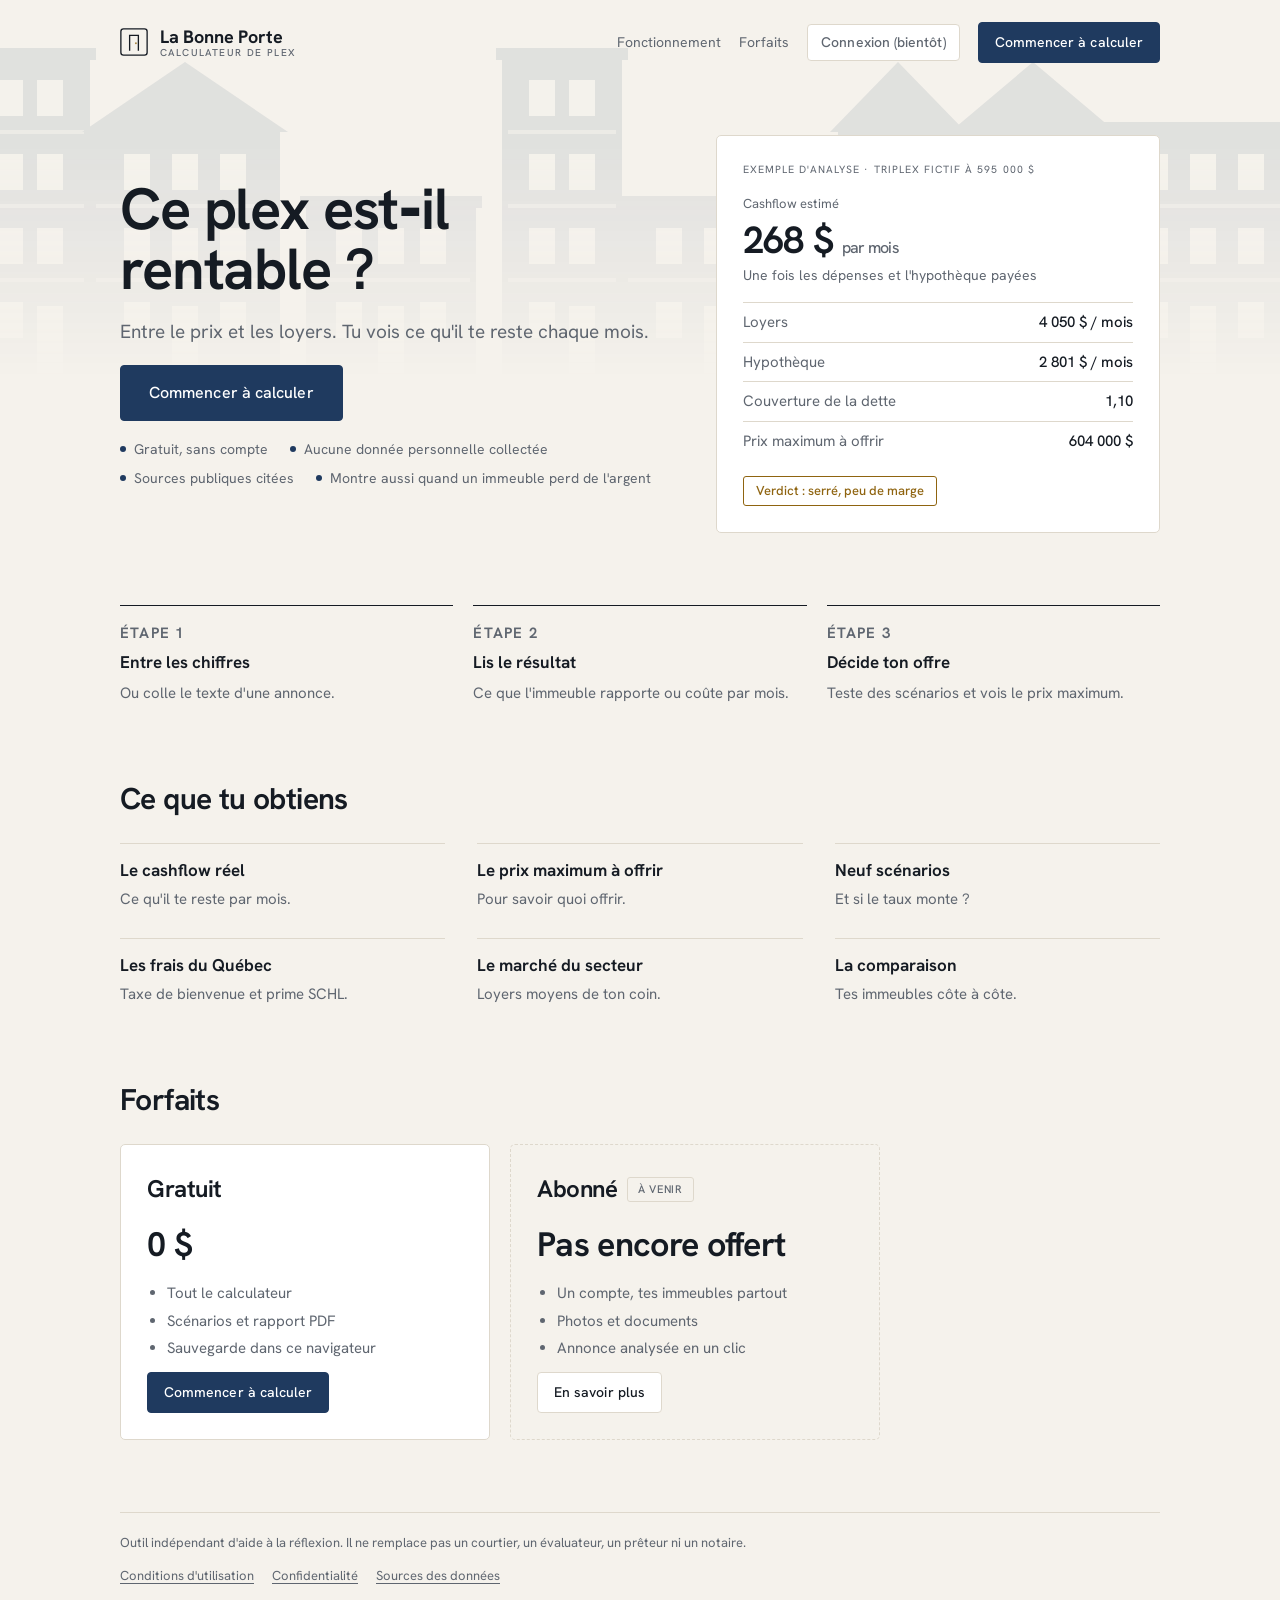
<file: index.html>
<!doctype html>
<html lang="fr-CA">
<head>
<meta charset="utf-8">
<meta name="viewport" content="width=device-width, initial-scale=1, viewport-fit=cover">
<title>La Bonne Porte — calculateur de plex</title>
<meta name="description" content="Analyse la rentabilité d'un duplex, triplex ou multiplex au Québec : cashflow, couverture de la dette, taxe de bienvenue, prime SCHL, scénarios et prix maximum à offrir.">
<meta name="color-scheme" content="light dark">
<link rel="icon" href="data:image/svg+xml,%3Csvg xmlns='http://www.w3.org/2000/svg' viewBox='0 0 32 32'%3E%3Crect width='32' height='32' rx='4' fill='%231f3a5f'/%3E%3Cpath d='M11 26V8.5h10V26' fill='none' stroke='%23fff' stroke-width='2'/%3E%3C/svg%3E">
<link rel="preload" href="fonts/hanken-grotesk.woff2" as="font" type="font/woff2" crossorigin>
<link rel="stylesheet" href="style.css?v=25">
<script>document.documentElement.classList.add("porte")</script>
</head>
<body class="home">
<div class="seuil" id="seuil" aria-hidden="true">
  <svg class="seuil-scene" viewBox="0 0 1600 1000" preserveAspectRatio="xMidYMid slice">
    <defs><mask id="trou"><rect width="1600" height="1000" fill="#fff"/><rect x="730" y="392" width="140" height="258" fill="#000"/></mask></defs>
    <g mask="url(#trou)">
      <rect class="fond" width="1600" height="1000"/>
      <path class="t" pathLength="1" d="M140 650H1460"/>
      <path class="t d2" pathLength="1" d="M520 650V352H1080V650"/>
      <path class="t d2" pathLength="1" d="M470 352 800 140 1130 352Z"/>
      <path class="t d3" pathLength="1" d="M965 246V178H1015V278"/>
      <circle class="t d3" pathLength="1" cx="800" cy="262" r="26"/>
      <path class="t d4 fin" pathLength="1" d="M774 262H826M800 236V288"/>
      <rect class="t d3" pathLength="1" x="568" y="420" width="112" height="132"/>
      <rect class="t d3" pathLength="1" x="920" y="420" width="112" height="132"/>
      <path class="t d4 fin" pathLength="1" d="M624 420V552M568 486H680M976 420V552M920 486H1032"/>
      <path class="t d2" pathLength="1" d="M714 650V376H886V650"/>
      <path class="t d3" pathLength="1" d="M700 376 800 330 900 376"/>
      <path class="t d4" pathLength="1" d="M690 668H910M670 686H930"/>
      <path class="t d4 fin" pathLength="1" d="M690 686 604 1000M910 686 996 1000"/>
      <path class="t d4 fin" pathLength="1" d="M440 700H470M440 352H470M455 352V700M520 720V750M1080 720V750M520 735H1080"/>
    </g>
    <g class="seuil-battant" id="battant">
      <polygon class="p" id="bt-p" points="730,392 870,392 870,650 730,650"/>
      <polygon class="c" id="bt-c1" points="748,412 852,412 852,504 748,504"/>
      <polygon class="c" id="bt-c2" points="748,524 852,524 852,628 748,628"/>
      <circle class="k" id="bt-k" cx="852" cy="522" r="4.5"/>
    </g>
  </svg>
  <p class="seuil-titre">La Bonne Porte<span>Calculateur de plex</span></p>
  <p class="seuil-note">Entrer</p>
</div>
<div class="lp">
  <svg class="lp-banner" viewBox="0 0 1600 400" preserveAspectRatio="xMidYMax slice" aria-hidden="true"><rect x="-20" y="132" width="150" height="248" class="b"/><rect x="-26" y="122" width="162" height="12" class="b"/><rect x="4" y="154" width="26" height="36" class="w"/><rect x="42" y="154" width="26" height="36" class="w"/><rect x="80" y="154" width="26" height="36" class="w"/><rect x="-14" y="204" width="138" height="4" class="w" opacity=".6"/><rect x="4" y="228" width="26" height="36" class="w"/><rect x="42" y="228" width="26" height="36" class="w"/><rect x="80" y="228" width="26" height="36" class="w"/><rect x="-14" y="278" width="138" height="4" class="w" opacity=".6"/><rect x="4" y="302" width="26" height="36" class="w"/><rect x="42" y="306" width="26" height="74" class="w"/><rect x="80" y="302" width="26" height="36" class="w"/><rect x="130" y="58" width="120" height="322" class="b"/><rect x="124" y="48" width="132" height="12" class="b"/><rect x="157" y="80" width="26" height="36" class="w"/><rect x="197" y="80" width="26" height="36" class="w"/><rect x="136" y="130" width="108" height="4" class="w" opacity=".6"/><rect x="157" y="154" width="26" height="36" class="w"/><rect x="197" y="154" width="26" height="36" class="w"/><rect x="136" y="204" width="108" height="4" class="w" opacity=".6"/><rect x="157" y="228" width="26" height="36" class="w"/><rect x="197" y="228" width="26" height="36" class="w"/><rect x="136" y="278" width="108" height="4" class="w" opacity=".6"/><rect x="157" y="302" width="26" height="36" class="w"/><rect x="197" y="306" width="26" height="74" class="w"/><rect x="250" y="132" width="190" height="248" class="b"/><polygon points="242,132 345.0,62 448,132" class="b"/><rect x="284" y="154" width="26" height="36" class="w"/><rect x="332" y="154" width="26" height="36" class="w"/><rect x="380" y="154" width="26" height="36" class="w"/><rect x="256" y="204" width="178" height="4" class="w" opacity=".6"/><rect x="284" y="228" width="26" height="36" class="w"/><rect x="332" y="228" width="26" height="36" class="w"/><rect x="380" y="228" width="26" height="36" class="w"/><rect x="256" y="278" width="178" height="4" class="w" opacity=".6"/><rect x="284" y="302" width="26" height="36" class="w"/><rect x="332" y="306" width="26" height="74" class="w"/><rect x="380" y="302" width="26" height="36" class="w"/><rect x="466" y="206" width="170" height="174" class="b"/><rect x="460" y="196" width="182" height="12" class="b"/><rect x="496" y="228" width="26" height="36" class="w"/><rect x="538" y="228" width="26" height="36" class="w"/><rect x="580" y="228" width="26" height="36" class="w"/><rect x="472" y="278" width="158" height="4" class="w" opacity=".6"/><rect x="496" y="302" width="26" height="36" class="w"/><rect x="538" y="306" width="26" height="74" class="w"/><rect x="580" y="302" width="26" height="36" class="w"/><rect x="662" y="58" width="120" height="322" class="b"/><rect x="656" y="48" width="132" height="12" class="b"/><rect x="689" y="80" width="26" height="36" class="w"/><rect x="729" y="80" width="26" height="36" class="w"/><rect x="668" y="130" width="108" height="4" class="w" opacity=".6"/><rect x="689" y="154" width="26" height="36" class="w"/><rect x="729" y="154" width="26" height="36" class="w"/><rect x="668" y="204" width="108" height="4" class="w" opacity=".6"/><rect x="689" y="228" width="26" height="36" class="w"/><rect x="729" y="228" width="26" height="36" class="w"/><rect x="668" y="278" width="108" height="4" class="w" opacity=".6"/><rect x="689" y="302" width="26" height="36" class="w"/><rect x="729" y="306" width="26" height="74" class="w"/><rect x="782" y="206" width="190" height="174" class="b"/><rect x="776" y="196" width="202" height="12" class="b"/><rect x="816" y="228" width="26" height="36" class="w"/><rect x="864" y="228" width="26" height="36" class="w"/><rect x="912" y="228" width="26" height="36" class="w"/><rect x="788" y="278" width="178" height="4" class="w" opacity=".6"/><rect x="816" y="302" width="26" height="36" class="w"/><rect x="864" y="306" width="26" height="74" class="w"/><rect x="912" y="302" width="26" height="36" class="w"/><rect x="998" y="132" width="120" height="248" class="b"/><polygon points="990,132 1058.0,62 1126,132" class="b"/><rect x="1025" y="154" width="26" height="36" class="w"/><rect x="1065" y="154" width="26" height="36" class="w"/><rect x="1004" y="204" width="108" height="4" class="w" opacity=".6"/><rect x="1025" y="228" width="26" height="36" class="w"/><rect x="1065" y="228" width="26" height="36" class="w"/><rect x="1004" y="278" width="108" height="4" class="w" opacity=".6"/><rect x="1025" y="302" width="26" height="36" class="w"/><rect x="1065" y="306" width="26" height="74" class="w"/><rect x="1118" y="132" width="150" height="248" class="b"/><polygon points="1110,132 1193.0,62 1276,132" class="b"/><rect x="1142" y="154" width="26" height="36" class="w"/><rect x="1180" y="154" width="26" height="36" class="w"/><rect x="1218" y="154" width="26" height="36" class="w"/><rect x="1124" y="204" width="138" height="4" class="w" opacity=".6"/><rect x="1142" y="228" width="26" height="36" class="w"/><rect x="1180" y="228" width="26" height="36" class="w"/><rect x="1218" y="228" width="26" height="36" class="w"/><rect x="1124" y="278" width="138" height="4" class="w" opacity=".6"/><rect x="1142" y="302" width="26" height="36" class="w"/><rect x="1180" y="306" width="26" height="74" class="w"/><rect x="1218" y="302" width="26" height="36" class="w"/><rect x="1268" y="132" width="190" height="248" class="b"/><rect x="1262" y="122" width="202" height="12" class="b"/><rect x="1302" y="154" width="26" height="36" class="w"/><rect x="1350" y="154" width="26" height="36" class="w"/><rect x="1398" y="154" width="26" height="36" class="w"/><rect x="1274" y="204" width="178" height="4" class="w" opacity=".6"/><rect x="1302" y="228" width="26" height="36" class="w"/><rect x="1350" y="228" width="26" height="36" class="w"/><rect x="1398" y="228" width="26" height="36" class="w"/><rect x="1274" y="278" width="178" height="4" class="w" opacity=".6"/><rect x="1302" y="302" width="26" height="36" class="w"/><rect x="1350" y="306" width="26" height="74" class="w"/><rect x="1398" y="302" width="26" height="36" class="w"/><rect x="1458" y="58" width="120" height="322" class="b"/><rect x="1452" y="48" width="132" height="12" class="b"/><rect x="1485" y="80" width="26" height="36" class="w"/><rect x="1525" y="80" width="26" height="36" class="w"/><rect x="1464" y="130" width="108" height="4" class="w" opacity=".6"/><rect x="1485" y="154" width="26" height="36" class="w"/><rect x="1525" y="154" width="26" height="36" class="w"/><rect x="1464" y="204" width="108" height="4" class="w" opacity=".6"/><rect x="1485" y="228" width="26" height="36" class="w"/><rect x="1525" y="228" width="26" height="36" class="w"/><rect x="1464" y="278" width="108" height="4" class="w" opacity=".6"/><rect x="1485" y="302" width="26" height="36" class="w"/><rect x="1525" y="306" width="26" height="74" class="w"/><rect x="1578" y="206" width="150" height="174" class="b"/><rect x="1572" y="196" width="162" height="12" class="b"/><rect x="1602" y="228" width="26" height="36" class="w"/><rect x="1640" y="228" width="26" height="36" class="w"/><rect x="1678" y="228" width="26" height="36" class="w"/><rect x="1584" y="278" width="138" height="4" class="w" opacity=".6"/><rect x="1602" y="302" width="26" height="36" class="w"/><rect x="1640" y="306" width="26" height="74" class="w"/><rect x="1678" y="302" width="26" height="36" class="w"/><rect x="0" y="380" width="1600" height="20" class="b"/></svg>
  <nav class="lp-nav">
    <a class="lp-logo" href="index.html"><svg viewBox="0 0 32 32" width="28" height="28" aria-hidden="true"><rect x="1" y="1" width="30" height="30" rx="3" fill="none" stroke="var(--ink)" stroke-width="1.5"/><path d="M11 26V8.5h10V26" fill="none" stroke="var(--ink)" stroke-width="1.5"/><circle cx="18.2" cy="17.5" r="1.1" fill="var(--glow)"/></svg><span class="lp-name">La Bonne Porte<small>Calculateur de plex</small></span></a>
    <div class="lp-links">
      <a href="#fonctionnement">Fonctionnement</a>
      <a href="#forfaits">Forfaits</a>
      <button type="button" data-soon="connexion">Connexion (bientôt)</button>
      <a class="btn primary" href="calculateur.html">Commencer à calculer</a>
    </div>
  </nav>

  <header class="lp-hero">
    <div class="lp-hero-txt">
      <h1>Ce plex est&#8209;il rentable&nbsp;?</h1>
      <p class="lp-lede">Entre le prix et les loyers. Tu vois ce qu'il te reste chaque mois.</p>
      <div class="lp-cta">
        <a class="btn primary big" href="calculateur.html">Commencer à calculer</a>
        <ul class="lp-trust">
          <li>Gratuit, sans compte</li>
          <li>Aucune donnée personnelle collectée</li>
          <li>Sources publiques citées</li>
          <li>Montre aussi quand un immeuble perd de l'argent</li>
        </ul>
      </div>
    </div>
    <figure class="lp-card" aria-label="Exemple de résultat">
      <figcaption>Exemple d'analyse · triplex fictif à 595 000 $</figcaption>
      <p class="lp-card-lbl">Cashflow estimé</p>
      <p class="lp-card-big">268 $ <small>par mois</small></p>
      <p class="lp-card-sub">Une fois les dépenses et l'hypothèque payées</p>
      <dl>
        <div><dt>Loyers</dt><dd>4 050 $ / mois</dd></div>
        <div><dt>Hypothèque</dt><dd>2 801 $ / mois</dd></div>
        <div><dt>Couverture de la dette</dt><dd>1,10</dd></div>
        <div><dt>Prix maximum à offrir</dt><dd>604 000 $</dd></div>
      </dl>
      <p class="lp-card-verdict">Verdict : serré, peu de marge</p>
    </figure>
  </header>

  <section class="lp-sec" id="fonctionnement">
    <ol class="lp-steps">
      <li><strong>Entre les chiffres</strong><span>Ou colle le texte d'une annonce.</span></li>
      <li><strong>Lis le résultat</strong><span>Ce que l'immeuble rapporte ou coûte par mois.</span></li>
      <li><strong>Décide ton offre</strong><span>Teste des scénarios et vois le prix maximum.</span></li>
    </ol>
  </section>

  <section class="lp-sec">
    <h2>Ce que tu obtiens</h2>
    <ul class="lp-feats">
      <li><strong>Le cashflow réel</strong><span>Ce qu'il te reste par mois.</span></li>
      <li><strong>Le prix maximum à offrir</strong><span>Pour savoir quoi offrir.</span></li>
      <li><strong>Neuf scénarios</strong><span>Et si le taux monte ?</span></li>
      <li><strong>Les frais du Québec</strong><span>Taxe de bienvenue et prime SCHL.</span></li>
      <li><strong>Le marché du secteur</strong><span>Loyers moyens de ton coin.</span></li>
      <li><strong>La comparaison</strong><span>Tes immeubles côte à côte.</span></li>
    </ul>
  </section>

  <section class="lp-sec" id="forfaits">
    <h2>Forfaits</h2>
    <div class="lp-plans">
      <article class="lp-plan">
        <h3>Gratuit</h3>
        <p class="lp-price">0 $</p>
        <ul>
          <li>Tout le calculateur</li>
          <li>Scénarios et rapport PDF</li>
          <li>Sauvegarde dans ce navigateur</li>
        </ul>
        <a class="btn primary" href="calculateur.html">Commencer à calculer</a>
      </article>
      <article class="lp-plan soon">
        <h3>Abonné <span class="lp-tag">À venir</span></h3>
        <p class="lp-price">Pas encore offert</p>
        <ul>
          <li>Un compte, tes immeubles partout</li>
          <li>Photos et documents</li>
          <li>Annonce analysée en un clic</li>
        </ul>
        <button type="button" class="btn" data-soon="abonnement">En savoir plus</button>
      </article>
    </div>
  </section>

  <footer class="lp-foot">
    <span>Outil indépendant d'aide à la réflexion. Il ne remplace pas un courtier, un évaluateur, un prêteur ni un notaire.</span>
    <nav class="foot-links" aria-label="Informations légales"><a href="conditions.html">Conditions d'utilisation</a><a href="confidentialite.html">Confidentialité</a><a href="sources.html">Sources des données</a></nav>
  </footer>
</div>

<dialog id="soon" class="lp-dialog">
  <h2 id="soonT">Bientôt</h2>
  <p id="soonP"></p>
  <div class="lp-dialog-act">
    <a class="btn primary" href="calculateur.html">Utiliser le calculateur gratuit</a>
    <button type="button" class="btn" id="soonX">Fermer</button>
  </div>
</dialog>

<script src="landing.js?v=25" defer></script>
</body>
</html>
</file>
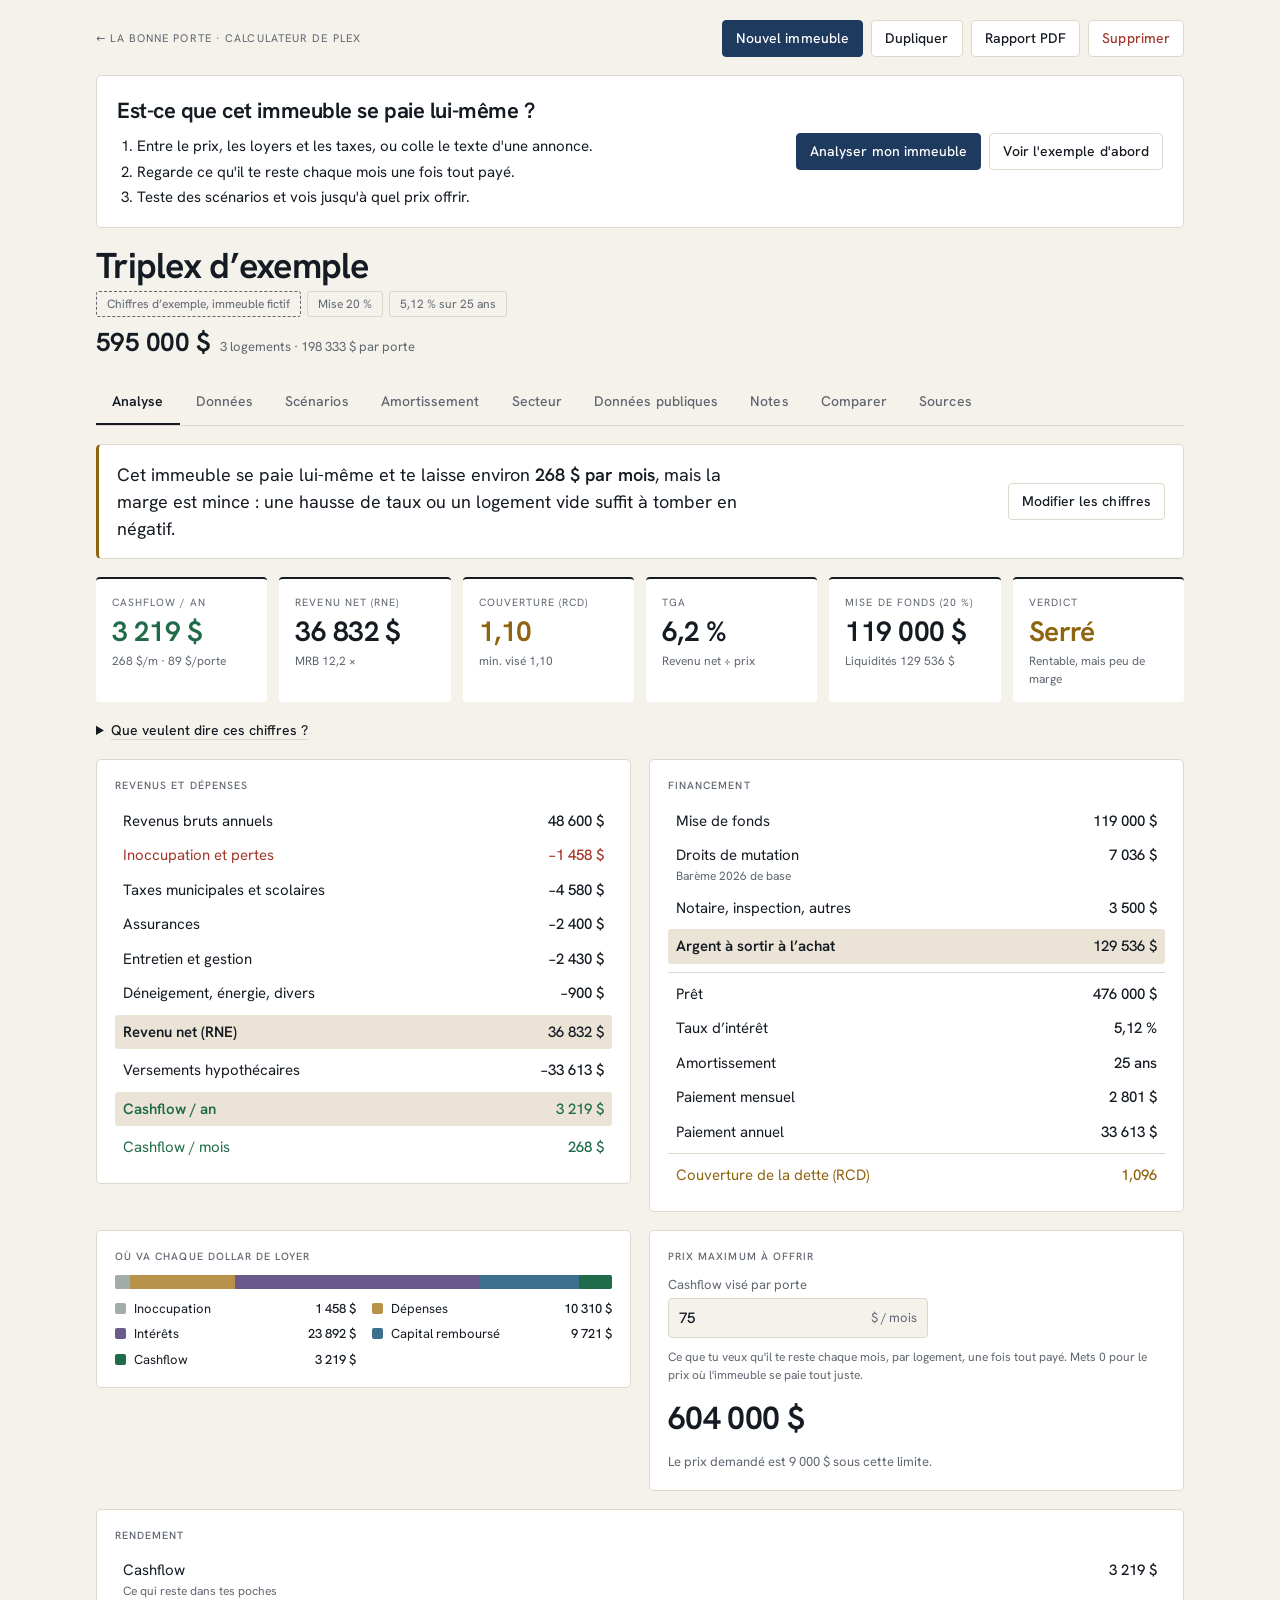
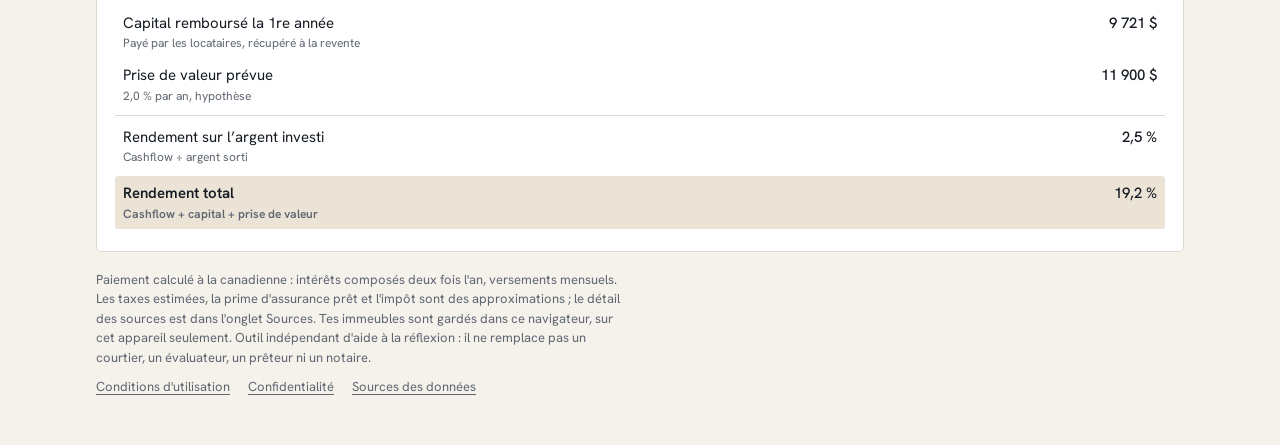
<file: calculateur.html>
<!doctype html>
<html lang="fr-CA">
<head>
<meta charset="utf-8">
<meta name="viewport" content="width=device-width, initial-scale=1, viewport-fit=cover">
<title>Calculer un immeuble — La Bonne Porte</title>
<meta name="description" content="Analyse la rentabilité d'un duplex, triplex ou multiplex au Québec : cashflow, couverture de la dette, taxe de bienvenue, prime SCHL, scénarios et prix maximum à offrir.">
<meta name="color-scheme" content="light dark">
<link rel="icon" href="data:image/svg+xml,%3Csvg xmlns='http://www.w3.org/2000/svg' viewBox='0 0 32 32'%3E%3Crect width='32' height='32' rx='4' fill='%231f3a5f'/%3E%3Cpath d='M11 26V8.5h10V26' fill='none' stroke='%23fff' stroke-width='2'/%3E%3C/svg%3E">
<link rel="preload" href="fonts/hanken-grotesk.woff2" as="font" type="font/woff2" crossorigin>
<link rel="stylesheet" href="style.css?v=25">
</head>
<body>
<div class="wrap">
  <div class="top">
    <a class="brand" href="index.html" title="Retour à l'accueil">← La Bonne Porte · Calculateur de plex</a>
    <div class="actions">
      <button type="button" id="bNew" class="primary">Nouvel immeuble</button>
      <button type="button" id="bCopy">Dupliquer</button>
      <button type="button" id="bRep">Rapport PDF</button>
      <button type="button" id="bDel" class="danger">Supprimer</button>
    </div>
  </div>

  <section class="intro" id="intro" hidden>
    <div class="intro-txt">
      <strong>Est-ce que cet immeuble se paie lui-même ?</strong>
      <ol>
        <li>Entre le prix, les loyers et les taxes, ou colle le texte d'une annonce.</li>
        <li>Regarde ce qu'il te reste chaque mois une fois tout payé.</li>
        <li>Teste des scénarios et vois jusqu'à quel prix offrir.</li>
      </ol>
    </div>
    <div class="intro-act">
      <button type="button" id="bStart" class="primary">Analyser mon immeuble</button>
      <button type="button" id="bIntroX">Voir l'exemple d'abord</button>
    </div>
  </section>

  <header class="head">
    <h1 id="hName">–</h1>
    <div class="chips" id="hChips"></div>
    <div class="price"><b id="hPrix">–</b><span id="hMeta"></span><a id="hMap" target="_blank" rel="noopener">Voir sur la carte</a></div>
  </header>

  <div class="tabs" role="tablist">
    <button type="button" role="tab" data-tab="analyse" aria-selected="true">Analyse</button>
    <button type="button" role="tab" data-tab="donnees" aria-selected="false">Données</button>
    <button type="button" role="tab" data-tab="scenarios" aria-selected="false">Scénarios</button>
    <button type="button" role="tab" data-tab="amort" aria-selected="false">Amortissement</button>
    <button type="button" role="tab" data-tab="secteur" aria-selected="false">Secteur</button>
    <button type="button" role="tab" data-tab="publiques" aria-selected="false">Données publiques</button>
    <button type="button" role="tab" data-tab="notes" aria-selected="false">Notes</button>
    <button type="button" role="tab" data-tab="comparer" aria-selected="false">Comparer</button>
    <button type="button" role="tab" data-tab="sources" aria-selected="false">Sources</button>
  </div>

  <section class="panel" id="p-analyse" aria-live="polite">
    <div class="resume" id="resume"></div>
    <div class="alertes" id="alertes" hidden></div>
    <div class="tiles" id="tiles"></div>
    <details class="lex">
      <summary>Que veulent dire ces chiffres ?</summary>
      <dl>
        <dt>Cashflow</dt><dd>Ce qu'il te reste dans les poches une fois les dépenses et l'hypothèque payées. Négatif : tu dois en remettre chaque mois.</dd>
        <dt>Revenu net (RNE)</dt><dd>Les loyers moins l'inoccupation et les dépenses, avant l'hypothèque. C'est ce que l'immeuble gagne par lui-même.</dd>
        <dt>MRB</dt><dd>Le prix divisé par les loyers bruts d'une année. Plus le chiffre est bas, moins tu paies cher pour chaque dollar de loyer.</dd>
        <dt>Couverture (RCD)</dt><dd>Le revenu net divisé par les versements hypothécaires. À 1,00, l'immeuble paie tout juste sa dette. Les prêteurs demandent souvent 1,10 et plus.</dd>
        <dt>TGA</dt><dd>Le revenu net divisé par le prix. C'est le rendement de l'immeuble si tu le payais comptant.</dd>
        <dt>Liquidités</dt><dd>Tout l'argent à sortir à l'achat : mise de fonds, taxe de bienvenue, notaire et autres frais.</dd>
      </dl>
    </details>
    <div class="cols">
      <div class="card"><h2>Revenus et dépenses</h2><div class="rows" id="rev"></div></div>
      <div class="card"><h2>Financement</h2><div class="rows" id="fin"></div></div>
    </div>
    <div class="cols">
      <div class="card">
        <h2>Où va chaque dollar de loyer</h2>
        <div class="bar" id="bar"></div>
        <div class="legend" id="legend"></div>
      </div>
      <div class="card">
        <h2>Prix maximum à offrir</h2>
        <div class="f" style="max-width:260px"><label for="cible">Cashflow visé par porte</label><div class="in"><input id="cible" type="number" inputmode="decimal" step="10"><span>$ / mois</span></div></div>
        <span class="hint">Ce que tu veux qu'il te reste chaque mois, par logement, une fois tout payé. Mets 0 pour le prix où l'immeuble se paie tout juste.</span>
        <div class="maxv" id="pmax">–</div>
        <div class="sub" id="pmaxNote"></div>
      </div>
    </div>
    <div class="card"><h2>Rendement</h2><div class="rows" id="rend"></div></div>
  </section>

  <section class="panel" id="p-donnees" hidden>
    <form id="form" autocomplete="off">
      <fieldset>
        <legend>Partir d'une annonce</legend>
        <div class="f wide">
          <ol class="steps">
            <li>Ouvre l'annonce sur le site où elle est publiée et affiche ses détails financiers (taxes, dépenses).</li>
            <li>Sélectionne tout le texte de la page et copie-le (Cmd+A, Cmd+C sur Mac ; Ctrl+A, Ctrl+C sur PC).</li>
            <li>Colle-le dans la case : les champs se remplissent tout seuls.</li>
          </ol>
          <label for="paste">Texte de l'annonce</label>
          <textarea id="paste" placeholder="Ex. : Triplex à vendre… Prix demandé 595 000 $… Revenus bruts potentiels 48 600 $… Taxes municipales (2026) 4 200 $…"></textarea>
        </div>
        <div class="f wide" style="flex-direction:row;flex-wrap:wrap;align-items:center;gap:12px">
          <button type="button" id="bParse" class="primary">Remplir les champs</button>
          <span class="sub" id="parseMsg">L'outil repère le prix, les logements, les revenus et les taxes. Vérifie toujours les chiffres remplis.</span>
        </div>
      </fieldset>

      <fieldset>
        <legend>Immeuble</legend>
        <div class="f half"><label for="nom">Nom ou adresse</label><div class="in"><input id="nom" type="text" maxlength="80"></div></div>
        <div class="f half"><label for="ville">Ville ou secteur</label><div class="in"><select id="ville"></select></div></div>
        <div class="f"><label for="prix">Prix d'achat</label><div class="in"><input id="prix" type="number" inputmode="decimal" min="0" step="1000"><span>$</span></div></div>
        <div class="f"><label for="portes">Logements</label><div class="in"><input id="portes" type="number" inputmode="numeric" min="1" step="1"><span>portes</span></div></div>
        <div class="f"><label for="frais">Notaire, inspection, autres</label><div class="in"><input id="frais" type="number" inputmode="decimal" min="0" step="100"><span>$</span></div></div>
        <div class="f"><label for="evalm">Évaluation municipale</label><div class="in"><input id="evalm" type="number" inputmode="decimal" min="0" step="1000"><span>$</span></div><span class="hint">Terrain et bâtiment, selon le rôle</span></div>
        <div class="f"><label for="vprix">Dernier prix payé par le vendeur</label><div class="in"><input id="vprix" type="number" inputmode="decimal" min="0" step="1000"><span>$</span></div><span class="hint">Selon l’acte de vente au Registre foncier</span></div>
        <div class="f"><label for="van">Année de cet achat</label><div class="in"><input id="van" type="number" inputmode="numeric" min="1900" max="2100" step="1"></div></div>
        <div class="f"><label for="app">Prise de valeur prévue</label><div class="in"><input id="app" type="number" inputmode="decimal" step="0.5"><span>% / an</span></div><span class="hint">Hypothèse, jamais garantie</span></div>
        <div class="f"><label for="imp">Ton taux d'impôt marginal</label><div class="in"><input id="imp" type="number" inputmode="decimal" min="0" max="60" step="1"><span>%</span></div><span class="hint">0 pour ignorer l'impôt</span></div>
      </fieldset>

      <fieldset>
        <legend>Financement</legend>
        <div class="f wide"><label for="typ">Type de prêt, pour la prime de la SCHL</label><div class="in"><select id="typ">
          <option value="0">1 à 4 logements, j'habite l'immeuble</option>
          <option value="1">2 à 4 logements, je ne l'habite pas</option>
          <option value="2">5 logements et plus, prêt ordinaire</option>
          <option value="3">5 logements et plus, APH Select 50 points</option>
          <option value="4">5 logements et plus, APH Select 70 points</option>
          <option value="5">5 logements et plus, APH Select 100 points</option>
        </select></div><span class="hint" id="primeMsg">Choisis le type, puis clique sur « Calculer selon la grille SCHL » sous la prime.</span></div>
        <div class="f"><label for="mise">Mise de fonds</label><div class="in"><input id="mise" type="number" inputmode="decimal" min="0" max="100" step="1"><span>%</span></div></div>
        <div class="f"><label for="prime">Prime d'assurance prêt</label><div class="in"><input id="prime" type="number" inputmode="decimal" min="0" step="0.1"><span>% du prêt</span></div><span class="hint">S'ajoute au prêt. <button type="button" id="bPrime" style="padding:2px 8px;font-size:12px">Calculer selon la grille SCHL</button></span></div>
        <div class="f"><label for="taux">Taux hypothécaire</label><div class="in"><input id="taux" type="number" inputmode="decimal" min="0" step="0.01"><span>%</span></div><span class="hint">5 ans fixe sans assurance prêt : environ 5,12 % au 7 oct. 2026</span></div>
        <div class="f"><label for="amort">Amortissement</label><div class="in"><input id="amort" type="number" inputmode="decimal" min="1" max="50" step="1"><span>ans</span></div></div>
      </fieldset>

      <fieldset>
        <legend>Revenus</legend>
        <div class="f"><label for="loyers">Total des loyers</label><div class="in"><input id="loyers" type="number" inputmode="decimal" min="0" step="10"><span>$ / mois</span></div></div>
        <div class="f"><label for="autres">Autres revenus</label><div class="in"><input id="autres" type="number" inputmode="decimal" min="0" step="10"><span>$ / mois</span></div></div>
        <div class="f half"><label for="vac">Inoccupation et mauvaises créances</label><div class="in"><input id="vac" type="number" inputmode="decimal" min="0" max="100" step="0.5"><span>%</span></div></div>
      </fieldset>

      <fieldset>
        <legend>Dépenses annuelles</legend>
        <div class="f"><label for="tmun">Taxes municipales</label><div class="in"><input id="tmun" type="number" inputmode="decimal" min="0" step="50"><span>$</span></div><span class="hint"><button type="button" id="bTax" style="padding:2px 8px;font-size:12px">Estimer selon la ville</button> <span id="taxMsg"></span></span></div>
        <div class="f"><label for="tsco">Taxes scolaires</label><div class="in"><input id="tsco" type="number" inputmode="decimal" min="0" step="10"><span>$</span></div></div>
        <div class="f"><label for="ass">Assurances</label><div class="in"><input id="ass" type="number" inputmode="decimal" min="0" step="50"><span>$</span></div></div>
        <div class="f"><label for="div">Déneigement, énergie, divers</label><div class="in"><input id="div" type="number" inputmode="decimal" min="0" step="50"><span>$</span></div></div>
        <div class="f half"><label for="ent">Entretien et réparations</label><div class="in"><input id="ent" type="number" inputmode="decimal" min="0" max="100" step="0.5"><span>% des loyers</span></div></div>
        <div class="f half"><label for="ges">Gestion</label><div class="in"><input id="ges" type="number" inputmode="decimal" min="0" max="100" step="0.5"><span>% des loyers</span></div><span class="hint">0 si tu gères toi-même</span></div>
      </fieldset>
    </form>
  </section>

  <section class="panel" id="p-scenarios" hidden>
    <div class="card">
      <h2>Et si les choses tournaient autrement</h2>
      <div class="scroll"><table><thead><tr><th>Scénario</th><th>Cashflow / mois</th><th>Écart</th><th>Couverture</th><th>Verdict</th></tr></thead><tbody id="scen"></tbody></table></div>
      <span class="sub">Chaque ligne change une seule chose par rapport à tes chiffres de base.</span>
    </div>
  </section>

  <section class="panel" id="p-amort" hidden>
    <div class="card">
      <h2>Remboursement du prêt, année par année</h2>
      <div class="scroll"><table><thead><tr><th>Année</th><th>Intérêts payés</th><th>Capital remboursé</th><th>Solde du prêt</th><th>Part de l'immeuble payée</th></tr></thead><tbody id="amo"></tbody></table></div>
      <span class="sub">Suppose que le taux reste le même pendant tout l'amortissement, ce qui n'arrive jamais en pratique : il change à chaque renouvellement.</span>
    </div>
  </section>

  <section class="panel" id="p-notes" hidden>
    <div class="card">
      <h2>Notes sur cet immeuble</h2>
      <textarea id="note" style="min-height:240px" placeholder="Visite, état du toit, baux, appels au courtier, questions pour le notaire…"></textarea>
    </div>
  </section>

  <section class="panel" id="p-secteur" hidden>
    <div class="card" id="sector"></div>
  </section>

  <section class="panel" id="p-comparer" hidden>
    <div class="card">
      <h2>Tes immeubles, du meilleur cashflow au moins bon</h2>
      <div class="scroll"><table><thead><tr><th>Immeuble</th><th>Prix</th><th>Cashflow / mois</th><th>Par porte</th><th>TGA</th><th>Couverture</th><th>Rendement</th><th></th></tr></thead><tbody id="cmp"></tbody></table></div>
      <span class="sub">Les immeubles sont gardés dans ce navigateur seulement, sur cet appareil.</span>
    </div>
  </section>

  <section class="panel" id="p-publiques" hidden>
    <div class="panel" id="publiques"></div>
  </section>

  <section class="panel" id="p-sources" hidden>
    <div class="card">
      <h2>D'où viennent les données de référence</h2>
<div class="scroll"><table class="src">
  <thead><tr><th>Donnée</th><th>Source</th><th>Date de référence</th></tr></thead>
  <tbody>
    <tr><td>Loyers moyens et taux d'inoccupation</td><td>Société canadienne d'hypothèques et de logement (SCHL), Enquête sur les logements locatifs</td><td>Octobre 2025</td></tr>
    <tr><td>Primes d'assurance prêt hypothécaire</td><td>SCHL, barèmes pour propriétaires-occupants, petits immeubles locatifs et immeubles collectifs</td><td>Barème des immeubles collectifs du 13 mai 2025 ; autres barèmes consultés le 8 octobre 2026</td></tr>
    <tr><td>Population, taux global de taxation et charge fiscale par logement</td><td>Ministère des Affaires municipales et de l'Habitation du Québec, Profil financier des municipalités 2024-2025, sur Données Québec</td><td>Exercice 2024</td></tr>
    <tr><td>Population, âge, revenus, ménages locataires, loyer médian, valeur des logements</td><td>Statistique Canada, Profil du recensement, Recensement de la population de 2021</td><td>2021 (revenus de 2020)</td></tr>
    <tr><td>Seuils des droits de mutation</td><td>Gouvernement du Québec, montants des tranches de la base d'imposition</td><td>Exercice 2026</td></tr>
    <tr><td>Tranches de la ville de Québec au-delà de 500 000 $</td><td>Ville de Québec, règlement R.V.Q. 3101</td><td>Consulté le 8 octobre 2026</td></tr>
    <tr><td>Tranche de Lévis au-delà de 500 000 $</td><td>Ville de Lévis, droits de mutation</td><td>Exercice 2026</td></tr>
    <tr><td>Taux de la taxe scolaire</td><td>Centre de services scolaire de la Capitale, taux d'imposition</td><td>2026-2027</td></tr>
    <tr><td>Taux hypothécaire proposé par défaut</td><td>Taux fixe de 5 ans affiché publiquement pour un prêt sans assurance. Valeur indicative, à remplacer par ton propre taux.</td><td>7 octobre 2026</td></tr>
  </tbody>
</table></div>
<p class="mention">Adaptation de données de la Société canadienne d'hypothèques et de logement. La présente ne constitue en aucun cas un appui de la Société canadienne d'hypothèques et de logement envers ce produit.</p>
<p class="mention">Adapté de Statistique Canada, Profil du recensement, Recensement de la population de 2021. Cela ne constitue pas une approbation de ce produit par Statistique Canada.</p>
<p class="mention">Contient des données du ministère des Affaires municipales et de l'Habitation du Québec, diffusées sur Données Québec sous licence Creative Commons Attribution (CC BY). Les données ont été adaptées : seules certaines municipalités et certains indicateurs sont repris.</p>
<p class="mention">Ces données sont fournies telles quelles, sans garantie. Elles peuvent avoir changé depuis leur date de référence. Vérifie toujours les chiffres d'un immeuble auprès de la municipalité, du prêteur et du notaire.</p>
    </div>
  </section>

  <footer>
    Paiement calculé à la canadienne : intérêts composés deux fois l'an, versements mensuels. Les taxes estimées, la prime d'assurance prêt et l'impôt sont des approximations ; le détail des sources est dans l'onglet Sources. Tes immeubles sont gardés dans ce navigateur, sur cet appareil seulement. Outil indépendant d'aide à la réflexion : il ne remplace pas un courtier, un évaluateur, un prêteur ni un notaire.
    <nav class="foot-links" aria-label="Informations légales"><a href="conditions.html">Conditions d'utilisation</a><a href="confidentialite.html">Confidentialité</a><a href="sources.html">Sources des données</a></nav>
  </footer>
</div>

<script src="vendor/jspdf.umd.min.js" defer></script>
<script src="app.js?v=25" defer></script>
</body>
</html>
</file>
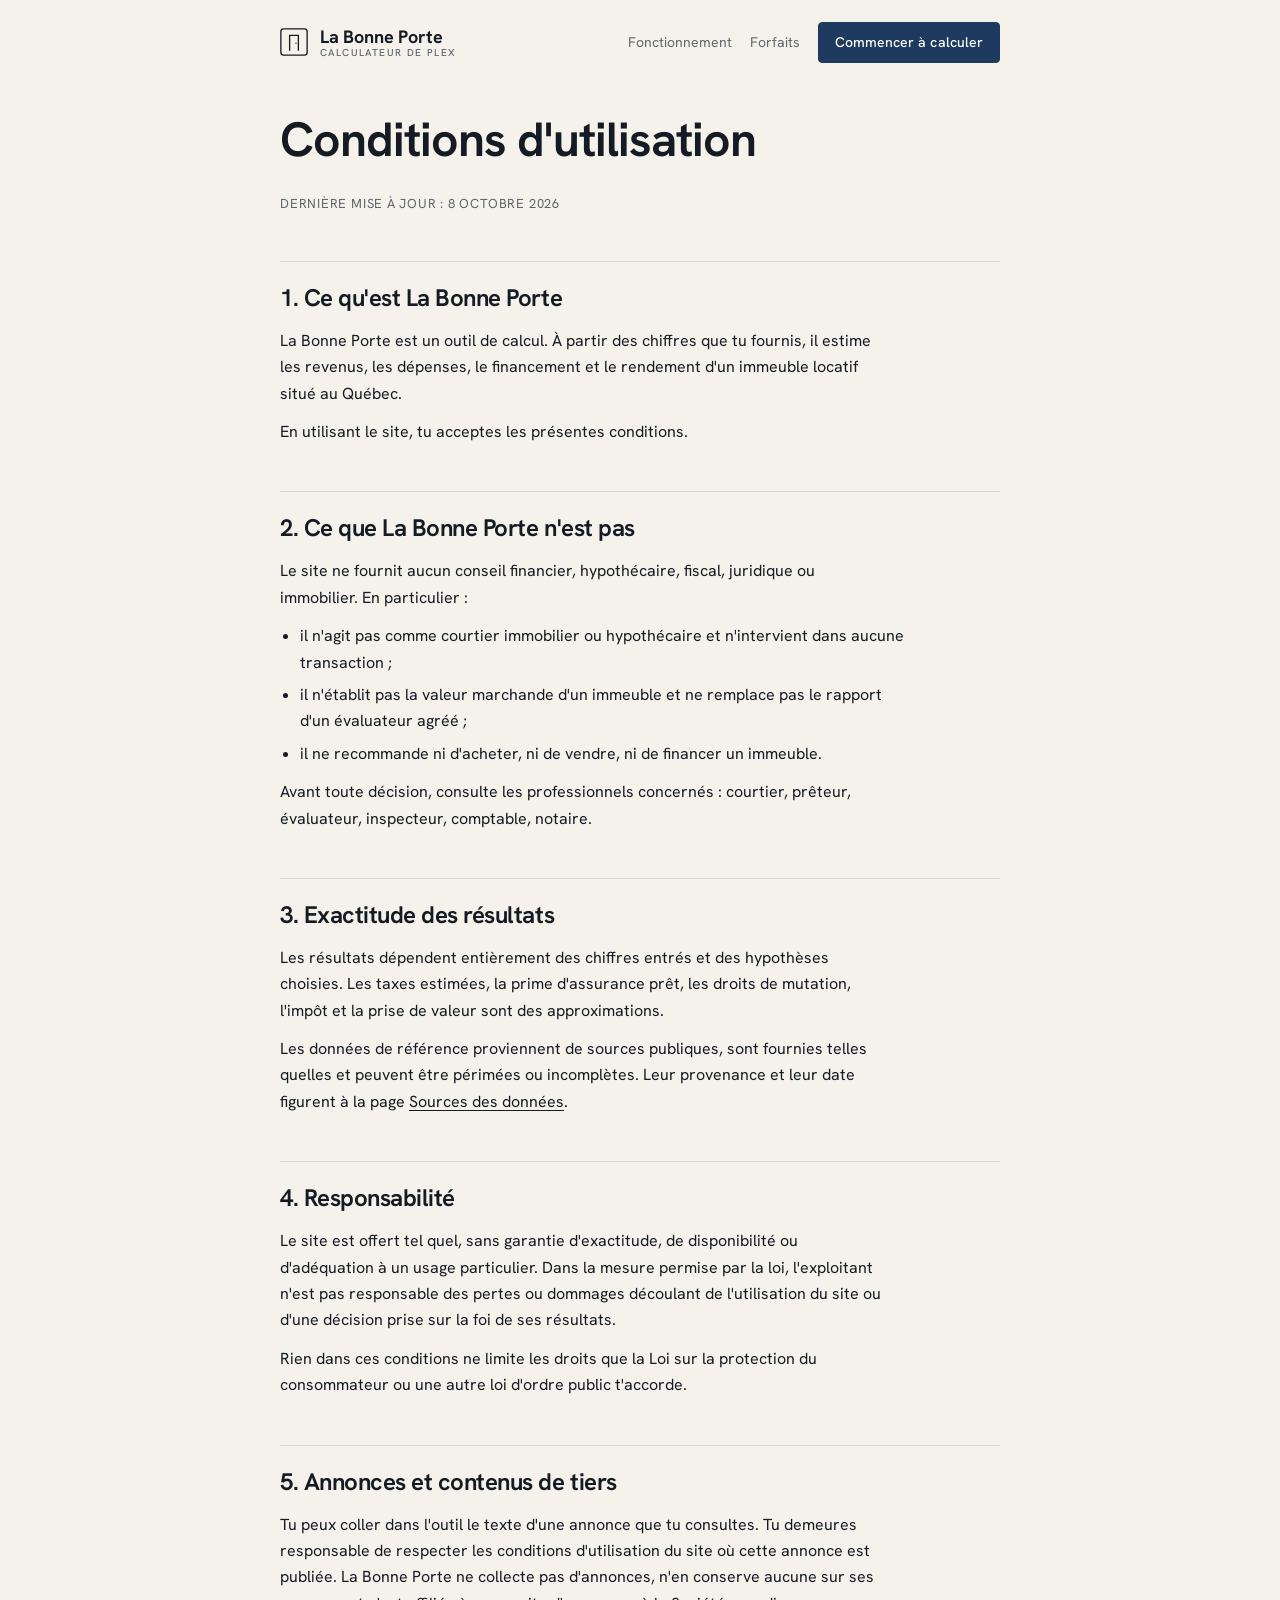
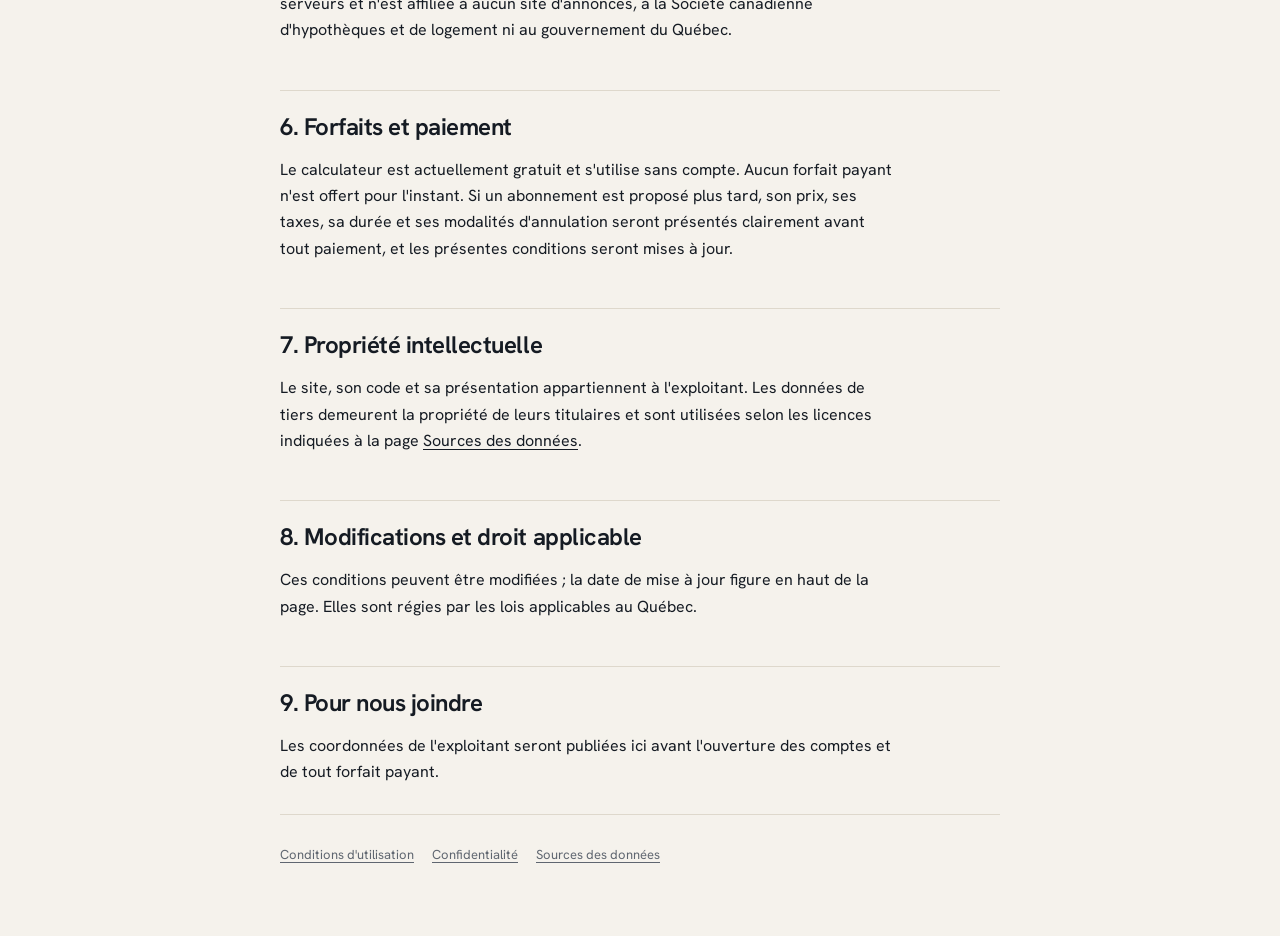
<file: conditions.html>
<!doctype html>
<html lang="fr-CA">
<head>
<meta charset="utf-8">
<meta name="viewport" content="width=device-width, initial-scale=1, viewport-fit=cover">
<title>Conditions d'utilisation — La Bonne Porte</title>
<meta name="description" content="Conditions d'utilisation de La Bonne Porte, calculateur de rentabilité d'immeubles locatifs.">
<meta name="color-scheme" content="light dark">
<link rel="icon" href="data:image/svg+xml,%3Csvg xmlns='http://www.w3.org/2000/svg' viewBox='0 0 32 32'%3E%3Crect width='32' height='32' rx='4' fill='%231f3a5f'/%3E%3Cpath d='M11 26V8.5h10V26' fill='none' stroke='%23fff' stroke-width='2'/%3E%3C/svg%3E">
<link rel="preload" href="fonts/hanken-grotesk.woff2" as="font" type="font/woff2" crossorigin>
<link rel="stylesheet" href="style.css?v=25">
</head>
<body>
<div class="legal">
  <nav class="lp-nav">
    <a class="lp-logo" href="index.html"><svg viewBox="0 0 32 32" width="28" height="28" aria-hidden="true"><rect x="1" y="1" width="30" height="30" rx="3" fill="none" stroke="var(--ink)" stroke-width="1.5"/><path d="M11 26V8.5h10V26" fill="none" stroke="var(--ink)" stroke-width="1.5"/><circle cx="18.2" cy="17.5" r="1.1" fill="var(--glow)"/></svg><span class="lp-name">La Bonne Porte<small>Calculateur de plex</small></span></a>
    <div class="lp-links">
      <a href="index.html#fonctionnement">Fonctionnement</a>
      <a href="index.html#forfaits">Forfaits</a>
      <a class="btn primary" href="calculateur.html">Commencer à calculer</a>
    </div>
  </nav>
  <h1>Conditions d'utilisation</h1>
  <p class="maj">Dernière mise à jour : 8 octobre 2026</p>
  <section><h2>1. Ce qu'est La Bonne Porte</h2>
    <p>La Bonne Porte est un outil de calcul. À partir des chiffres que tu fournis, il estime les revenus, les dépenses, le financement et le rendement d'un immeuble locatif situé au Québec.</p>
    <p>En utilisant le site, tu acceptes les présentes conditions.</p></section>
  <section><h2>2. Ce que La Bonne Porte n'est pas</h2>
    <p>Le site ne fournit aucun conseil financier, hypothécaire, fiscal, juridique ou immobilier. En particulier :</p>
    <ul>
      <li>il n'agit pas comme courtier immobilier ou hypothécaire et n'intervient dans aucune transaction ;</li>
      <li>il n'établit pas la valeur marchande d'un immeuble et ne remplace pas le rapport d'un évaluateur agréé ;</li>
      <li>il ne recommande ni d'acheter, ni de vendre, ni de financer un immeuble.</li>
    </ul>
    <p>Avant toute décision, consulte les professionnels concernés : courtier, prêteur, évaluateur, inspecteur, comptable, notaire.</p></section>
  <section><h2>3. Exactitude des résultats</h2>
    <p>Les résultats dépendent entièrement des chiffres entrés et des hypothèses choisies. Les taxes estimées, la prime d'assurance prêt, les droits de mutation, l'impôt et la prise de valeur sont des approximations.</p>
    <p>Les données de référence proviennent de sources publiques, sont fournies telles quelles et peuvent être périmées ou incomplètes. Leur provenance et leur date figurent à la page <a href="sources.html">Sources des données</a>.</p></section>
  <section><h2>4. Responsabilité</h2>
    <p>Le site est offert tel quel, sans garantie d'exactitude, de disponibilité ou d'adéquation à un usage particulier. Dans la mesure permise par la loi, l'exploitant n'est pas responsable des pertes ou dommages découlant de l'utilisation du site ou d'une décision prise sur la foi de ses résultats.</p>
    <p>Rien dans ces conditions ne limite les droits que la Loi sur la protection du consommateur ou une autre loi d'ordre public t'accorde.</p></section>
  <section><h2>5. Annonces et contenus de tiers</h2>
    <p>Tu peux coller dans l'outil le texte d'une annonce que tu consultes. Tu demeures responsable de respecter les conditions d'utilisation du site où cette annonce est publiée. La Bonne Porte ne collecte pas d'annonces, n'en conserve aucune sur ses serveurs et n'est affiliée à aucun site d'annonces, à la Société canadienne d'hypothèques et de logement ni au gouvernement du Québec.</p></section>
  <section><h2>6. Forfaits et paiement</h2>
    <p>Le calculateur est actuellement gratuit et s'utilise sans compte. Aucun forfait payant n'est offert pour l'instant. Si un abonnement est proposé plus tard, son prix, ses taxes, sa durée et ses modalités d'annulation seront présentés clairement avant tout paiement, et les présentes conditions seront mises à jour.</p></section>
  <section><h2>7. Propriété intellectuelle</h2>
    <p>Le site, son code et sa présentation appartiennent à l'exploitant. Les données de tiers demeurent la propriété de leurs titulaires et sont utilisées selon les licences indiquées à la page <a href="sources.html">Sources des données</a>.</p></section>
  <section><h2>8. Modifications et droit applicable</h2>
    <p>Ces conditions peuvent être modifiées ; la date de mise à jour figure en haut de la page. Elles sont régies par les lois applicables au Québec.</p></section>
  <section><h2>9. Pour nous joindre</h2>
    <p>Les coordonnées de l'exploitant seront publiées ici avant l'ouverture des comptes et de tout forfait payant.</p></section>
  <footer class="lp-foot"><nav class="foot-links" aria-label="Informations légales"><a href="conditions.html">Conditions d'utilisation</a><a href="confidentialite.html">Confidentialité</a><a href="sources.html">Sources des données</a></nav></footer>
</div>
</body>
</html>
</file>
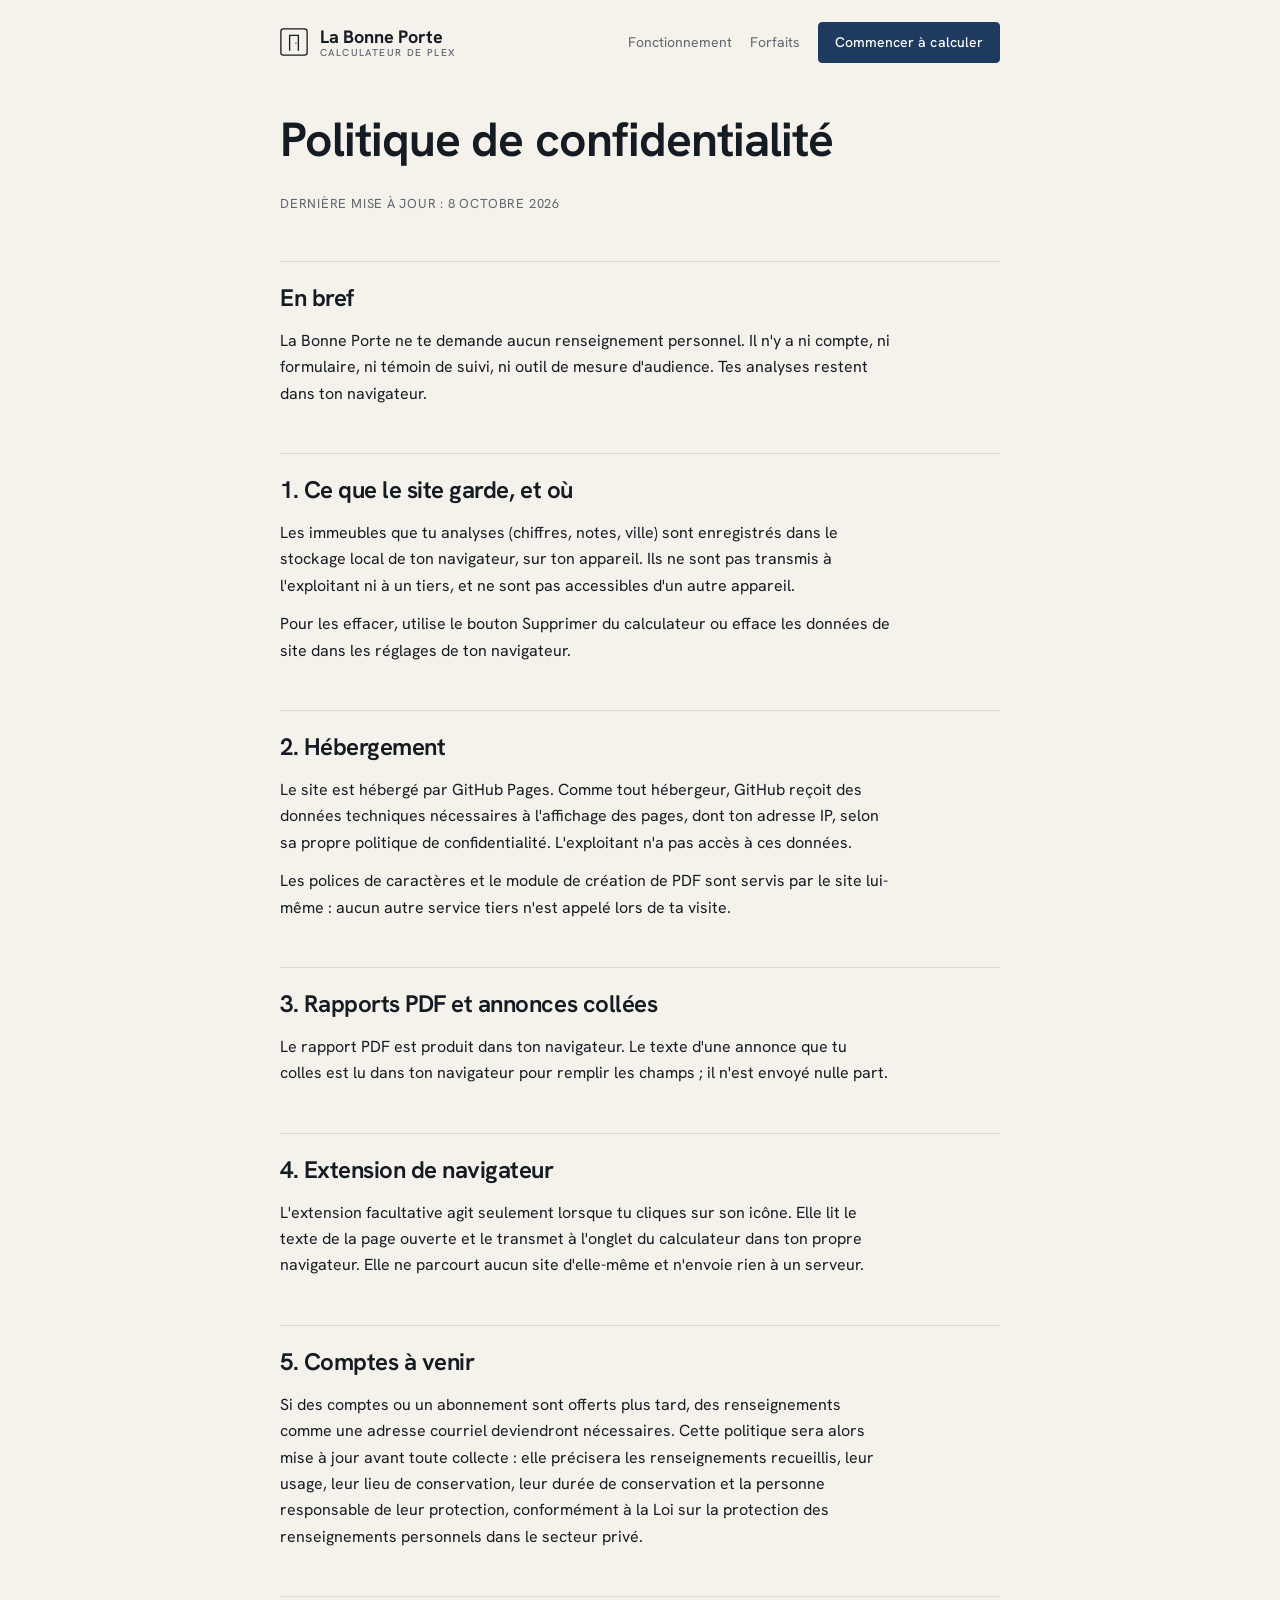
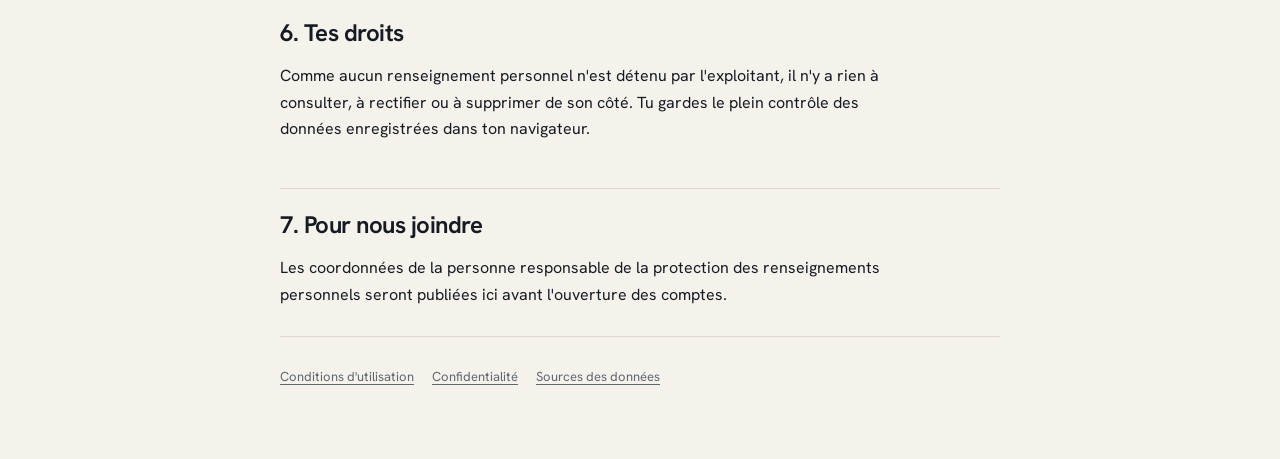
<file: confidentialite.html>
<!doctype html>
<html lang="fr-CA">
<head>
<meta charset="utf-8">
<meta name="viewport" content="width=device-width, initial-scale=1, viewport-fit=cover">
<title>Politique de confidentialité — La Bonne Porte</title>
<meta name="description" content="Politique de confidentialité de La Bonne Porte : aucune donnée personnelle collectée, analyses gardées dans le navigateur.">
<meta name="color-scheme" content="light dark">
<link rel="icon" href="data:image/svg+xml,%3Csvg xmlns='http://www.w3.org/2000/svg' viewBox='0 0 32 32'%3E%3Crect width='32' height='32' rx='4' fill='%231f3a5f'/%3E%3Cpath d='M11 26V8.5h10V26' fill='none' stroke='%23fff' stroke-width='2'/%3E%3C/svg%3E">
<link rel="preload" href="fonts/hanken-grotesk.woff2" as="font" type="font/woff2" crossorigin>
<link rel="stylesheet" href="style.css?v=25">
</head>
<body>
<div class="legal">
  <nav class="lp-nav">
    <a class="lp-logo" href="index.html"><svg viewBox="0 0 32 32" width="28" height="28" aria-hidden="true"><rect x="1" y="1" width="30" height="30" rx="3" fill="none" stroke="var(--ink)" stroke-width="1.5"/><path d="M11 26V8.5h10V26" fill="none" stroke="var(--ink)" stroke-width="1.5"/><circle cx="18.2" cy="17.5" r="1.1" fill="var(--glow)"/></svg><span class="lp-name">La Bonne Porte<small>Calculateur de plex</small></span></a>
    <div class="lp-links">
      <a href="index.html#fonctionnement">Fonctionnement</a>
      <a href="index.html#forfaits">Forfaits</a>
      <a class="btn primary" href="calculateur.html">Commencer à calculer</a>
    </div>
  </nav>
  <h1>Politique de confidentialité</h1>
  <p class="maj">Dernière mise à jour : 8 octobre 2026</p>
  <section><h2>En bref</h2>
    <p>La Bonne Porte ne te demande aucun renseignement personnel. Il n'y a ni compte, ni formulaire, ni témoin de suivi, ni outil de mesure d'audience. Tes analyses restent dans ton navigateur.</p></section>
  <section><h2>1. Ce que le site garde, et où</h2>
    <p>Les immeubles que tu analyses (chiffres, notes, ville) sont enregistrés dans le stockage local de ton navigateur, sur ton appareil. Ils ne sont pas transmis à l'exploitant ni à un tiers, et ne sont pas accessibles d'un autre appareil.</p>
    <p>Pour les effacer, utilise le bouton Supprimer du calculateur ou efface les données de site dans les réglages de ton navigateur.</p></section>
  <section><h2>2. Hébergement</h2>
    <p>Le site est hébergé par GitHub Pages. Comme tout hébergeur, GitHub reçoit des données techniques nécessaires à l'affichage des pages, dont ton adresse IP, selon sa propre politique de confidentialité. L'exploitant n'a pas accès à ces données.</p>
    <p>Les polices de caractères et le module de création de PDF sont servis par le site lui-même : aucun autre service tiers n'est appelé lors de ta visite.</p></section>
  <section><h2>3. Rapports PDF et annonces collées</h2>
    <p>Le rapport PDF est produit dans ton navigateur. Le texte d'une annonce que tu colles est lu dans ton navigateur pour remplir les champs ; il n'est envoyé nulle part.</p></section>
  <section><h2>4. Extension de navigateur</h2>
    <p>L'extension facultative agit seulement lorsque tu cliques sur son icône. Elle lit le texte de la page ouverte et le transmet à l'onglet du calculateur dans ton propre navigateur. Elle ne parcourt aucun site d'elle-même et n'envoie rien à un serveur.</p></section>
  <section><h2>5. Comptes à venir</h2>
    <p>Si des comptes ou un abonnement sont offerts plus tard, des renseignements comme une adresse courriel deviendront nécessaires. Cette politique sera alors mise à jour avant toute collecte : elle précisera les renseignements recueillis, leur usage, leur lieu de conservation, leur durée de conservation et la personne responsable de leur protection, conformément à la Loi sur la protection des renseignements personnels dans le secteur privé.</p></section>
  <section><h2>6. Tes droits</h2>
    <p>Comme aucun renseignement personnel n'est détenu par l'exploitant, il n'y a rien à consulter, à rectifier ou à supprimer de son côté. Tu gardes le plein contrôle des données enregistrées dans ton navigateur.</p></section>
  <section><h2>7. Pour nous joindre</h2>
    <p>Les coordonnées de la personne responsable de la protection des renseignements personnels seront publiées ici avant l'ouverture des comptes.</p></section>
  <footer class="lp-foot"><nav class="foot-links" aria-label="Informations légales"><a href="conditions.html">Conditions d'utilisation</a><a href="confidentialite.html">Confidentialité</a><a href="sources.html">Sources des données</a></nav></footer>
</div>
</body>
</html>
</file>
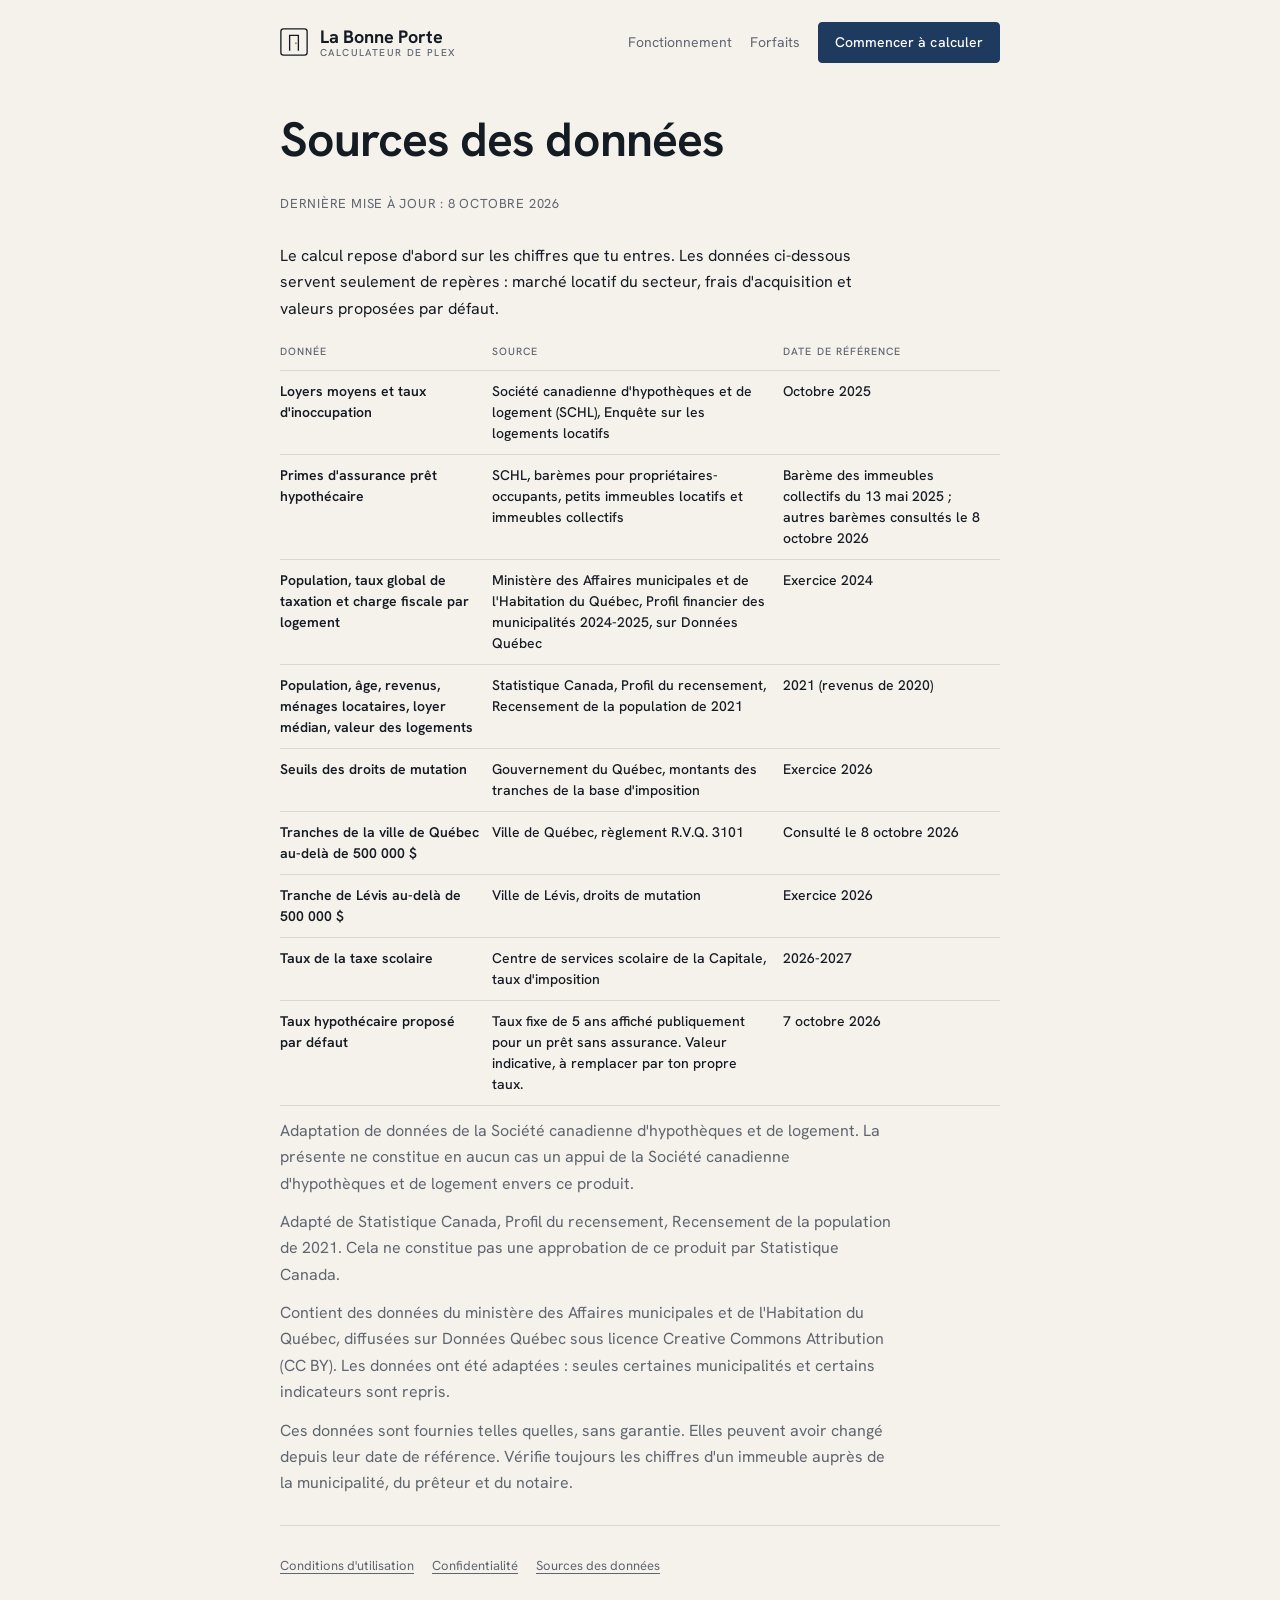
<file: sources.html>
<!doctype html>
<html lang="fr-CA">
<head>
<meta charset="utf-8">
<meta name="viewport" content="width=device-width, initial-scale=1, viewport-fit=cover">
<title>Sources des données — La Bonne Porte</title>
<meta name="description" content="Sources, dates de référence et licences des données utilisées par La Bonne Porte.">
<meta name="color-scheme" content="light dark">
<link rel="icon" href="data:image/svg+xml,%3Csvg xmlns='http://www.w3.org/2000/svg' viewBox='0 0 32 32'%3E%3Crect width='32' height='32' rx='4' fill='%231f3a5f'/%3E%3Cpath d='M11 26V8.5h10V26' fill='none' stroke='%23fff' stroke-width='2'/%3E%3C/svg%3E">
<link rel="preload" href="fonts/hanken-grotesk.woff2" as="font" type="font/woff2" crossorigin>
<link rel="stylesheet" href="style.css?v=25">
</head>
<body>
<div class="legal">
  <nav class="lp-nav">
    <a class="lp-logo" href="index.html"><svg viewBox="0 0 32 32" width="28" height="28" aria-hidden="true"><rect x="1" y="1" width="30" height="30" rx="3" fill="none" stroke="var(--ink)" stroke-width="1.5"/><path d="M11 26V8.5h10V26" fill="none" stroke="var(--ink)" stroke-width="1.5"/><circle cx="18.2" cy="17.5" r="1.1" fill="var(--glow)"/></svg><span class="lp-name">La Bonne Porte<small>Calculateur de plex</small></span></a>
    <div class="lp-links">
      <a href="index.html#fonctionnement">Fonctionnement</a>
      <a href="index.html#forfaits">Forfaits</a>
      <a class="btn primary" href="calculateur.html">Commencer à calculer</a>
    </div>
  </nav>
  <h1>Sources des données</h1>
  <p class="maj">Dernière mise à jour : 8 octobre 2026</p>
  <section><p>Le calcul repose d'abord sur les chiffres que tu entres. Les données ci-dessous servent seulement de repères : marché locatif du secteur, frais d'acquisition et valeurs proposées par défaut.</p>
<div class="scroll"><table class="src">
  <thead><tr><th>Donnée</th><th>Source</th><th>Date de référence</th></tr></thead>
  <tbody>
    <tr><td>Loyers moyens et taux d'inoccupation</td><td>Société canadienne d'hypothèques et de logement (SCHL), Enquête sur les logements locatifs</td><td>Octobre 2025</td></tr>
    <tr><td>Primes d'assurance prêt hypothécaire</td><td>SCHL, barèmes pour propriétaires-occupants, petits immeubles locatifs et immeubles collectifs</td><td>Barème des immeubles collectifs du 13 mai 2025 ; autres barèmes consultés le 8 octobre 2026</td></tr>
    <tr><td>Population, taux global de taxation et charge fiscale par logement</td><td>Ministère des Affaires municipales et de l'Habitation du Québec, Profil financier des municipalités 2024-2025, sur Données Québec</td><td>Exercice 2024</td></tr>
    <tr><td>Population, âge, revenus, ménages locataires, loyer médian, valeur des logements</td><td>Statistique Canada, Profil du recensement, Recensement de la population de 2021</td><td>2021 (revenus de 2020)</td></tr>
    <tr><td>Seuils des droits de mutation</td><td>Gouvernement du Québec, montants des tranches de la base d'imposition</td><td>Exercice 2026</td></tr>
    <tr><td>Tranches de la ville de Québec au-delà de 500 000 $</td><td>Ville de Québec, règlement R.V.Q. 3101</td><td>Consulté le 8 octobre 2026</td></tr>
    <tr><td>Tranche de Lévis au-delà de 500 000 $</td><td>Ville de Lévis, droits de mutation</td><td>Exercice 2026</td></tr>
    <tr><td>Taux de la taxe scolaire</td><td>Centre de services scolaire de la Capitale, taux d'imposition</td><td>2026-2027</td></tr>
    <tr><td>Taux hypothécaire proposé par défaut</td><td>Taux fixe de 5 ans affiché publiquement pour un prêt sans assurance. Valeur indicative, à remplacer par ton propre taux.</td><td>7 octobre 2026</td></tr>
  </tbody>
</table></div>
<p class="mention">Adaptation de données de la Société canadienne d'hypothèques et de logement. La présente ne constitue en aucun cas un appui de la Société canadienne d'hypothèques et de logement envers ce produit.</p>
<p class="mention">Adapté de Statistique Canada, Profil du recensement, Recensement de la population de 2021. Cela ne constitue pas une approbation de ce produit par Statistique Canada.</p>
<p class="mention">Contient des données du ministère des Affaires municipales et de l'Habitation du Québec, diffusées sur Données Québec sous licence Creative Commons Attribution (CC BY). Les données ont été adaptées : seules certaines municipalités et certains indicateurs sont repris.</p>
<p class="mention">Ces données sont fournies telles quelles, sans garantie. Elles peuvent avoir changé depuis leur date de référence. Vérifie toujours les chiffres d'un immeuble auprès de la municipalité, du prêteur et du notaire.</p>
  </section>
  <footer class="lp-foot"><nav class="foot-links" aria-label="Informations légales"><a href="conditions.html">Conditions d'utilisation</a><a href="confidentialite.html">Confidentialité</a><a href="sources.html">Sources des données</a></nav></footer>
</div>
</body>
</html>
</file>
<file: style.css>
/* La Bonne Porte — feuille de style partagée (accueil, calculateur, pages légales) */
@font-face{font-family:"Hanken Grotesk";src:url("fonts/hanken-grotesk.woff2") format("woff2");font-weight:100 900;font-display:swap}
html{-webkit-text-size-adjust:100%}
body{margin:0}
img{max-width:100%}
[hidden]{display:none!important}

/* Papier chaud, encre bleu nuit, accent marine, sable pour les fonds secondaires. Le vert ne sert plus qu'à dire « positif ». */
:root{
  --bg:#f5f2ec; --surface:#ffffff; --ink:#151b23; --muted:#5f6670; --line:#ded8cc; --tint:#ebe4d6;
  --accent:#1f3a5f; --accent-ink:#ffffff; --glow:#a8843f;
  --good:#1f6b4a; --warn:#8f6410; --bad:#a3372b;
  --seg-vac:#a3ada8; --seg-dep:#b8924a; --seg-int:#6a5a8c; --seg-cap:#3d6f8f; --seg-cf:#1f6b4a;
  --display:"Hanken Grotesk",system-ui,-apple-system,"Segoe UI",Roboto,sans-serif;
  --body:"Hanken Grotesk",system-ui,-apple-system,"Segoe UI",Roboto,sans-serif;
  --mono:"Hanken Grotesk",system-ui,-apple-system,"Segoe UI",Roboto,sans-serif;
}
@media (prefers-color-scheme: dark){ :root:not([data-theme="light"]){
  --bg:#0f1318; --surface:#161b22; --ink:#e9ecef; --muted:#969faa; --line:#272e38; --tint:#221f1a;
  --accent:#a9c4e6; --accent-ink:#0b1b2e; --glow:#d1ab62;
  --good:#6fcf9f; --warn:#e0b45a; --bad:#ee8d80;
  --seg-vac:#6c7873; --seg-dep:#d1ab62; --seg-int:#a594cf; --seg-cap:#72a8cc; --seg-cf:#6fcf9f;
  color-scheme:dark } }
:root[data-theme="dark"]{
  --bg:#0f1318; --surface:#161b22; --ink:#e9ecef; --muted:#969faa; --line:#272e38; --tint:#221f1a;
  --accent:#a9c4e6; --accent-ink:#0b1b2e; --glow:#d1ab62;
  --good:#6fcf9f; --warn:#e0b45a; --bad:#ee8d80;
  --seg-vac:#6c7873; --seg-dep:#d1ab62; --seg-int:#a594cf; --seg-cap:#72a8cc; --seg-cf:#6fcf9f;
  color-scheme:dark }
*{box-sizing:border-box}
body{background:var(--bg);color:var(--ink);font-family:var(--body);font-size:15px;line-height:1.5}
.wrap{max-width:1120px;margin:0 auto;padding-inline:16px;padding-block:20px 48px;display:flex;flex-direction:column;gap:18px}
.top{display:flex;flex-wrap:wrap;justify-content:space-between;align-items:center;gap:10px}
.brand{font-size:12px;letter-spacing:.06em;text-transform:uppercase;color:var(--muted);background:transparent;border:0;padding:0;border-radius:0;font-weight:400}
.brand:hover{color:var(--accent)}
a.brand{text-decoration:none}
.actions{display:flex;flex-wrap:wrap;gap:8px}
button{font:inherit;font-size:14px;font-weight:500;border:1px solid var(--line);background:var(--surface);color:var(--ink);padding:7px 13px;border-radius:7px;cursor:pointer}
button:hover{border-color:var(--accent)}
button:focus-visible,[role=tab]:focus-visible{outline:2px solid var(--accent);outline-offset:2px}
button.primary{background:var(--accent);color:var(--accent-ink);border-color:var(--accent)}
button.danger{color:var(--bad)}
.head{display:flex;flex-direction:column;gap:6px}
h1{font-family:var(--display);font-weight:700;font-size:clamp(24px,4.5vw,32px);line-height:1.1;margin:0;text-wrap:balance;overflow-wrap:anywhere}
.chips{display:flex;flex-wrap:wrap;gap:6px}
.chip{font-size:12px;padding:3px 10px;border-radius:999px;background:var(--tint);color:var(--ink)}
.chip.ex{background:transparent;border:1px dashed var(--muted);color:var(--muted)}
.price{display:flex;flex-wrap:wrap;align-items:baseline;gap:10px}
.price b{font-family:var(--display);font-size:22px;color:var(--accent);font-variant-numeric:tabular-nums}
.price span,.price a{color:var(--muted);font-size:13px}
.price a{color:var(--accent)}
.tabs{display:flex;gap:4px;border-bottom:1px solid var(--line);overflow-x:auto}
[role=tab]{border:0;border-bottom:2px solid transparent;border-radius:0;background:transparent;color:var(--muted);padding:9px 14px;white-space:nowrap}
[role=tab][aria-selected=true]{color:var(--ink);border-bottom-color:var(--accent);font-weight:600}
.panel{display:flex;flex-direction:column;gap:18px}
.tiles{display:grid;grid-template-columns:repeat(6,minmax(0,1fr));gap:12px}
@media (max-width:980px){.tiles{grid-template-columns:repeat(3,minmax(0,1fr))}}
@media (max-width:520px){.tiles{grid-template-columns:repeat(2,minmax(0,1fr))}}
.tile{background:var(--surface);border:1px solid var(--line);border-radius:10px;padding:14px 10px;display:flex;flex-direction:column;align-items:center;gap:3px;text-align:center;min-width:0}
.tile .k{font-size:11px;letter-spacing:.07em;text-transform:uppercase;color:var(--muted)}
.tile .v{font-family:var(--display);font-weight:700;font-size:clamp(18px,2.4vw,23px);line-height:1.15;font-variant-numeric:tabular-nums;overflow-wrap:anywhere}
.tile .s{font-size:12px;color:var(--muted)}
.good{color:var(--good)} .warn{color:var(--warn)} .bad{color:var(--bad)}
.cols{display:grid;grid-template-columns:repeat(2,minmax(0,1fr));gap:18px;align-items:start}
@media (max-width:820px){.cols{grid-template-columns:minmax(0,1fr)}}
.card{background:var(--surface);border:1px solid var(--line);border-radius:10px;padding:18px;display:flex;flex-direction:column;gap:10px;min-width:0}
.card h2{font-size:11px;letter-spacing:.07em;text-transform:uppercase;color:var(--muted);font-weight:500;margin:0}
.rows{display:flex;flex-direction:column}
.r{display:flex;justify-content:space-between;gap:12px;padding:6px 8px;border-radius:5px}
.r span:first-child{min-width:0}
.r small{display:block;color:var(--muted);font-size:12px}
.r b{font-family:var(--mono);font-weight:500;font-variant-numeric:tabular-nums;white-space:nowrap}
.r.hl{background:var(--tint);font-weight:600;margin-block:4px}
.r.sep{border-top:1px solid var(--line);border-radius:0;margin-top:4px;padding-top:10px}
.bar{display:flex;height:24px;border-radius:5px;overflow:hidden;background:var(--line)}
.bar i{display:block;height:100%}
.legend{display:grid;grid-template-columns:repeat(2,minmax(0,1fr));gap:6px 16px;font-size:13px}
@media (max-width:420px){.legend{grid-template-columns:minmax(0,1fr)}}
.legend div{display:flex;align-items:center;gap:8px;min-width:0}
.legend i{width:11px;height:11px;border-radius:2px;flex:none}
.legend span{flex:1;min-width:0}
.legend em{font-style:normal;font-family:var(--mono);font-variant-numeric:tabular-nums}
.maxv{font-family:var(--display);font-weight:700;font-size:28px;color:var(--accent);font-variant-numeric:tabular-nums}
.sub{color:var(--muted);font-size:13px}
form{display:flex;flex-direction:column;gap:18px}
fieldset{border:1px solid var(--line);background:var(--surface);border-radius:10px;margin:0;padding:16px 18px 18px;display:grid;grid-template-columns:repeat(4,minmax(0,1fr));gap:12px 14px;min-width:0}
@media (max-width:820px){fieldset{grid-template-columns:repeat(2,minmax(0,1fr))}}
legend{font-family:var(--display);font-weight:700;font-size:17px;padding:0 6px}
.f{display:flex;flex-direction:column;gap:4px;min-width:0}
.f.wide{grid-column:1/-1}
.f.half{grid-column:span 2}
label{font-size:13px;color:var(--muted)}
.in{display:flex;align-items:center;background:var(--bg);border:1px solid var(--line);border-radius:6px}
.in:focus-within{outline:2px solid var(--accent);outline-offset:1px}
.in input,.in select{flex:1;min-width:0;border:0;background:transparent;color:var(--ink);font-size:15px;padding:9px 10px;outline:0}
.in input[type=number]{font-family:var(--mono)}
.in input[type=text],.in select{font-family:var(--body)}
.in span{padding-right:10px;color:var(--muted);font-size:13px;white-space:nowrap}
.hint{font-size:12px;color:var(--muted)}
textarea{width:100%;min-height:110px;resize:vertical;background:var(--bg);color:var(--ink);border:1px solid var(--line);border-radius:6px;padding:10px;font:inherit;font-size:14px}
textarea:focus{outline:2px solid var(--accent);outline-offset:1px}
/* (galerie retirée) */
.gal{display:grid;grid-template-columns:repeat(auto-fill,minmax(150px,1fr));gap:12px}
.gal figure{margin:0;border:1px solid var(--line);border-radius:8px;overflow:hidden;display:flex;flex-direction:column;min-width:0}
.gal img{width:100%;aspect-ratio:4/3;object-fit:cover;display:block}
.gal .ph{aspect-ratio:4/3;display:flex;align-items:center;justify-content:center;background:var(--tint);font-family:var(--mono);color:var(--muted)}
.gal figcaption{padding:8px;display:flex;flex-direction:column;gap:6px;font-size:12px;overflow-wrap:anywhere}
.gal a{color:var(--accent)}
.gal button{font-size:12px;padding:3px 8px;align-self:flex-start}
.steps{margin:0 0 8px;padding-left:20px;display:flex;flex-direction:column;gap:4px}
.steps a{color:var(--accent);font-weight:600}
.kv{display:flex;flex-wrap:wrap;gap:10px 28px}
.kv div{display:flex;flex-direction:column}
.kv b{font-family:var(--mono);font-weight:500;font-size:20px;font-variant-numeric:tabular-nums}
.kv span{font-size:12px;color:var(--muted)}
.scroll{overflow-x:auto}
table{width:100%;border-collapse:collapse;font-size:14px;min-width:640px}
th{font-size:11px;letter-spacing:.07em;text-transform:uppercase;color:var(--muted);font-weight:500;text-align:right;padding:8px 10px;border-bottom:1px solid var(--line)}
td{padding:9px 10px;border-bottom:1px solid var(--line);text-align:right;font-family:var(--mono);font-variant-numeric:tabular-nums;white-space:nowrap}
th:first-child,td:first-child{text-align:left;font-family:var(--body);white-space:normal}
tr.cur td{background:var(--tint)}
footer{color:var(--muted);font-size:13px;max-width:76ch}

/* Accueil, résumé en clair, avertissements, lexique */
.intro{display:flex;flex-wrap:wrap;gap:16px 28px;align-items:center;justify-content:space-between;background:var(--tint);border-radius:12px;padding:18px 20px}
.intro strong{font-family:var(--display);font-size:19px}
.intro ol{margin:8px 0 0;padding-left:20px;display:flex;flex-direction:column;gap:3px}
.intro-act{display:flex;flex-wrap:wrap;gap:8px}
.resume{background:var(--surface);border:1px solid var(--line);border-left:5px solid var(--muted);border-radius:10px;padding:16px 18px;display:flex;flex-wrap:wrap;gap:12px 20px;align-items:center;justify-content:space-between}
.resume.good{border-left-color:var(--good)} .resume.warn{border-left-color:var(--warn)} .resume.bad{border-left-color:var(--bad)}
.resume p{margin:0;font-size:17px;line-height:1.45;max-width:64ch;min-width:0;color:var(--ink)}
.resume p b{font-weight:600}
.alertes{border:1px solid var(--warn);border-radius:10px;padding:12px 16px;display:flex;flex-direction:column;gap:6px}
.alertes strong{color:var(--warn)}
.alertes ul{margin:0;padding-left:20px;display:flex;flex-direction:column;gap:3px}
.lex{font-size:14px}
.lex summary{cursor:pointer;color:var(--accent);font-weight:500;width:fit-content}
.lex dl{margin:12px 0 0;display:grid;grid-template-columns:max-content minmax(0,1fr);gap:8px 16px;max-width:80ch}
.lex dt{font-weight:600}
.lex dd{margin:0;color:var(--muted)}
@media (max-width:520px){.lex dl{grid-template-columns:minmax(0,1fr);gap:2px}.lex dd{margin-bottom:8px}}

/* ---------- Page d'accueil ---------- */
.lp{max-width:1080px;margin:0 auto;padding-inline:20px;padding-block:18px 56px;display:flex;flex-direction:column;gap:64px}
.btn{display:inline-flex;align-items:center;justify-content:center;font:inherit;font-size:14px;font-weight:500;border:1px solid var(--line);background:var(--surface);color:var(--ink);padding:9px 16px;border-radius:8px;cursor:pointer;text-decoration:none}
.btn:hover{border-color:var(--accent)}
.btn:focus-visible,.lp a:focus-visible{outline:2px solid var(--accent);outline-offset:2px}
.btn.primary{background:var(--accent);color:var(--accent-ink);border-color:var(--accent)}
.btn.big{font-size:17px;padding:14px 26px}
.lp-nav{display:flex;flex-wrap:wrap;align-items:center;justify-content:space-between;gap:12px 20px}
.lp-logo{display:flex;align-items:center;gap:10px;font-family:var(--display);font-weight:700;font-size:18px;color:var(--ink);text-decoration:none}
.lp-links{display:flex;flex-wrap:wrap;align-items:center;gap:8px 18px}
.lp-links a:not(.btn){color:var(--muted);text-decoration:none;font-size:14px}
.lp-links a:not(.btn):hover{color:var(--ink)}
.lp-hero{display:grid;grid-template-columns:minmax(0,1.25fr) minmax(0,1fr);gap:40px;align-items:center}
@media (max-width:820px){.lp-hero{grid-template-columns:minmax(0,1fr)}}
.lp-hero-txt{display:flex;flex-direction:column;gap:18px;min-width:0}
.lp-eyebrow{margin:0;font-size:12px;letter-spacing:.08em;text-transform:uppercase;color:var(--muted)}
.lp h1{font-family:var(--display);font-weight:700;font-size:clamp(32px,5.4vw,54px);line-height:1.04;letter-spacing:-.015em;margin:0;text-wrap:balance}
.lp-lede{margin:0;font-size:18px;line-height:1.55;color:var(--muted);max-width:52ch}
.lp-cta{display:flex;flex-wrap:wrap;align-items:center;gap:12px 18px}
.lp-free{color:var(--muted);font-size:14px}
.lp-card{margin:0;background:var(--surface);border:1px solid var(--line);border-radius:14px;padding:22px;display:flex;flex-direction:column;gap:6px;min-width:0}
.lp-card figcaption{font-size:12px;letter-spacing:.06em;text-transform:uppercase;color:var(--muted)}
.lp-card-big{margin:8px 0 0;font-family:var(--display);font-weight:700;font-size:46px;line-height:1;color:var(--good);font-variant-numeric:tabular-nums}
.lp-card-big small{font-size:16px;font-weight:500;color:var(--muted)}
.lp-card-sub{margin:0 0 10px;color:var(--muted);font-size:14px}
.lp-card dl{margin:0;display:flex;flex-direction:column}
.lp-card dl div{display:flex;justify-content:space-between;gap:12px;padding:8px 0;border-top:1px solid var(--line)}
.lp-card dt{color:var(--muted)}
.lp-card dd{margin:0;font-family:var(--mono);font-variant-numeric:tabular-nums}
.lp-card-verdict{margin:10px 0 0;align-self:flex-start;font-size:13px;font-weight:600;color:var(--warn);border:1.5px solid currentColor;border-radius:999px;padding:4px 12px}
.lp-sec{display:flex;flex-direction:column;gap:22px;scroll-margin-top:20px}
.lp h2{font-family:var(--display);font-weight:700;font-size:clamp(24px,3.4vw,32px);margin:0}
.lp-steps{list-style:none;margin:0;padding:0;display:grid;grid-template-columns:repeat(3,minmax(0,1fr));gap:20px;counter-reset:pas}
.lp-steps li{counter-increment:pas;display:flex;flex-direction:column;gap:6px;border-top:2px solid var(--ink);padding-top:14px;min-width:0}
.lp-steps li::before{content:counter(pas);font-family:var(--display);font-weight:700;font-size:28px;color:var(--accent)}
.lp-steps strong,.lp-feats strong{font-size:17px}
.lp-steps span,.lp-feats span{color:var(--muted)}
.lp-feats{list-style:none;margin:0;padding:0;display:grid;grid-template-columns:repeat(3,minmax(0,1fr));gap:22px 28px}
.lp-feats li{display:flex;flex-direction:column;gap:4px;min-width:0}
@media (max-width:820px){.lp-steps,.lp-feats{grid-template-columns:minmax(0,1fr)}}
.lp-plans{display:grid;grid-template-columns:repeat(2,minmax(0,1fr));gap:20px;max-width:760px}
@media (max-width:620px){.lp-plans{grid-template-columns:minmax(0,1fr)}}
.lp-plan{background:var(--surface);border:1px solid var(--line);border-radius:14px;padding:22px;display:flex;flex-direction:column;gap:12px;min-width:0}
.lp-plan.soon{background:transparent;border-style:dashed}
.lp-plan h3{margin:0;font-family:var(--display);font-size:20px;display:flex;flex-wrap:wrap;align-items:center;gap:10px}
.lp-tag{font-family:var(--body);font-size:11px;font-weight:600;letter-spacing:.06em;text-transform:uppercase;background:var(--tint);border-radius:999px;padding:3px 10px}
.lp-price{margin:0;font-family:var(--display);font-weight:700;font-size:28px}
.lp-plan ul{margin:0;padding-left:20px;display:flex;flex-direction:column;gap:5px;flex:1;color:var(--muted)}
.lp-plan .btn{align-self:flex-start}
.lp-foot{color:var(--muted);font-size:13px;max-width:70ch;border-top:1px solid var(--line);padding-top:20px}
.lp-dialog{border:1px solid var(--line);border-radius:14px;background:var(--surface);color:var(--ink);padding:26px;max-width:min(460px,calc(100vw - 32px))}
.lp-dialog::backdrop{background:rgba(8,20,28,.55)}
.lp-dialog h2{font-family:var(--display);font-size:22px;margin:0 0 10px}
.lp-dialog p{margin:0 0 20px;color:var(--muted)}
.lp-dialog-act{display:flex;flex-wrap:wrap;gap:10px}

.seuil-titre span{display:block;font-family:var(--body);font-weight:500;font-size:.38em;letter-spacing:.14em;text-transform:uppercase;opacity:.8;margin-top:6px}
.lp-name{display:flex;flex-direction:column;line-height:1.1}
.lp-name small{font-family:var(--body);font-weight:500;font-size:11px;letter-spacing:.1em;text-transform:uppercase;color:var(--muted)}

/* Accueil simplifié */
.lp{gap:48px}
.lp-offre{flex-direction:row;flex-wrap:wrap;align-items:center;justify-content:space-between;gap:12px 24px;border-top:1px solid var(--line);padding-top:24px}
.lp-offre p{margin:0;color:var(--muted);max-width:60ch}
.lp-offre strong{color:var(--ink)}

/* Bannière en fondu derrière le haut de l'accueil : une rue de plex */
.lp{position:relative;isolation:isolate}
.lp-banner{position:absolute;z-index:-1;top:0;left:50%;width:100vw;height:min(400px,62vh);transform:translateX(-50%);opacity:.14;pointer-events:none;-webkit-mask-image:linear-gradient(to bottom,#000 35%,transparent 96%);mask-image:linear-gradient(to bottom,#000 35%,transparent 96%)}
.lp-banner .b{fill:var(--accent)}
.lp-banner .w{fill:var(--bg)}
body.home{overflow-x:hidden}

/* ================= Finition sobre ================= */
body{font-size:15px;-webkit-font-smoothing:antialiased;font-feature-settings:"tnum" 0}
h1,.lp h1,.lp h2,legend,.maxv,.lp-price,.lp-plan h3,.lp-dialog h2,.intro strong{font-family:var(--display);font-weight:500;letter-spacing:-.012em}
h1{font-size:clamp(26px,4vw,36px)}
button,.btn{border-radius:4px;font-weight:500;letter-spacing:.005em}
.btn.big{padding:15px 28px;font-size:16px}
.chip{border-radius:3px;background:transparent;border:1px solid var(--line);color:var(--muted)}
.chip.ex{border-style:dashed}
.price b{font-family:var(--display);font-weight:500;font-size:26px;color:var(--ink)}
.tabs{gap:0}
[role=tab]{font-size:14px;padding:11px 16px}
[role=tab][aria-selected=true]{border-bottom-color:var(--ink);font-weight:600}
.tile{border-radius:4px;align-items:flex-start;text-align:left;padding:16px 16px 14px;border:0;border-top:2px solid var(--ink);background:var(--surface);gap:6px}
.tile .k{font-size:10.5px;letter-spacing:.1em}
.tile .v{font-family:var(--display);font-weight:500;font-size:clamp(22px,2.6vw,28px);line-height:1.05}
.card,fieldset,.resume,.alertes,.intro,.lp-card,.lp-plan,.lp-dialog,.max{border-radius:5px}
.card h2,.lp-card figcaption{font-size:10.5px;letter-spacing:.1em}
.r b,td,.in input[type=number],.legend em,.kv b,.lp-card dd{font-family:var(--body);font-variant-numeric:tabular-nums;font-weight:500}
.r.hl{border-radius:3px}
.resume{border-left-width:3px}
.resume p{font-family:var(--display);font-size:20px;line-height:1.4}
.in,textarea{border-radius:4px}
legend{font-size:19px}
.bar{height:14px;border-radius:2px}
.maxv{font-size:32px;color:var(--ink)}
.intro{background:var(--surface);border:1px solid var(--line);justify-content:space-between}
.intro strong{font-size:22px}
.lex summary{color:var(--ink);text-decoration:underline;text-decoration-color:var(--line);text-underline-offset:4px}
a.brand,.brand{letter-spacing:.1em;font-size:11px}
footer a,.lp-foot a,.legal a{color:inherit;text-underline-offset:3px}
.foot-links{display:flex;flex-wrap:wrap;gap:6px 18px;margin-top:10px}

/* Accueil */
.lp{gap:72px;padding-block:22px 64px}
.lp-logo{font-family:var(--display);font-weight:500;font-size:21px;gap:12px}
.lp-name small{font-size:10px;letter-spacing:.14em}
.lp h1{font-size:clamp(40px,6.4vw,72px);line-height:1;letter-spacing:-.02em}
.lp h2{font-size:clamp(26px,3.4vw,36px)}
.lp-lede{font-size:19px}
.lp-card{padding:26px;border-color:var(--line)}
.lp-card-big{font-family:var(--display);font-weight:500;font-size:56px;color:var(--ink)}
.lp-card-verdict{border-radius:3px;border-width:1px;font-weight:500}
.lp-steps li{border-top:1px solid var(--ink);padding-top:16px}
.lp-steps li::before{font-family:var(--display);font-weight:400;font-size:34px;color:var(--glow)}
.lp-steps strong,.lp-feats strong{font-family:var(--display);font-weight:500;font-size:20px}
.lp-feats{gap:28px 32px}
.lp-feats li{border-top:1px solid var(--line);padding-top:14px}
.lp-plan{padding:26px}
.lp-plan h3{font-size:24px}
.lp-price{font-size:34px}
.lp-tag{border-radius:3px;background:transparent;border:1px solid var(--line);color:var(--muted);font-weight:500}
.lp-banner{opacity:.09}
.lp-foot{max-width:none;display:flex;flex-direction:column;gap:4px}

/* Pages légales et sources */
.legal{max-width:760px;margin:0 auto;padding-inline:20px;padding-block:22px 72px;display:flex;flex-direction:column;gap:28px}
.legal h1{font-size:clamp(34px,5vw,48px);line-height:1.05;margin:24px 0 0}
.legal .maj{color:var(--muted);font-size:13px;letter-spacing:.06em;text-transform:uppercase;margin:0}
.legal h2{font-family:var(--display);font-weight:500;font-size:24px;margin:18px 0 0;padding-top:18px;border-top:1px solid var(--line)}
.legal p,.legal li{font-size:16px;line-height:1.65;max-width:68ch;margin:0}
.legal ul{margin:0;padding-left:20px;display:flex;flex-direction:column;gap:6px}
.legal section{display:flex;flex-direction:column;gap:12px}
.src{width:100%;border-collapse:collapse;font-size:14px;min-width:620px}
.src th,.src td{text-align:left;font-family:var(--body);white-space:normal;vertical-align:top;padding:10px 12px 10px 0;border-bottom:1px solid var(--line)}
.src th{font-size:10.5px;letter-spacing:.1em;text-transform:uppercase;color:var(--muted);font-weight:500}
.src td:first-child{font-weight:600}
.mention{font-size:13px;color:var(--muted);max-width:76ch}

/* Seuil : une élévation tracée au trait sur fond clair, la porte s'ouvre sur le site, on entre. */
.seuil{display:none}
.porte .seuil{position:fixed;inset:0;z-index:50;display:block;overflow:hidden;cursor:pointer}
.seuil-scene{position:absolute;inset:0;width:100%;height:100%;display:block;transform-origin:50% 52.1%}
.seuil-scene .fond{fill:var(--bg)}
.seuil-scene .t{fill:none;stroke:var(--ink);stroke-width:1.6;stroke-linecap:round;stroke-linejoin:round;stroke-dasharray:1;stroke-dashoffset:0}
.seuil-scene .t.fin{stroke-width:1;opacity:.4}
.seuil-battant .p{fill:var(--accent);stroke:var(--accent);stroke-width:1.6}
.seuil-battant .c{fill:none;stroke:var(--accent-ink);stroke-width:1;opacity:.45}
.seuil-battant .k{fill:var(--accent-ink)}
.seuil-titre,.seuil-note{position:absolute;left:0;right:0;margin:0;text-align:center;color:var(--ink);padding-inline:16px}
.seuil-titre{bottom:11%;font-family:var(--display);font-weight:650;font-size:clamp(28px,4.2vw,44px);letter-spacing:-.02em}
.seuil-titre span{display:block;font-family:var(--body);font-weight:500;font-size:11px;letter-spacing:.22em;text-transform:uppercase;color:var(--muted);margin-top:10px}
.seuil-note{bottom:4.5%;font-size:11px;letter-spacing:.2em;text-transform:uppercase;color:var(--muted)}
@media (prefers-reduced-motion: no-preference){
  /* les traits se dessinent ; la porte, l'avancée et le fondu sont pilotés par landing.js sur une seule ligne de temps */
  .porte .seuil-scene .t{animation:seuil-trait .9s cubic-bezier(.45,0,.2,1) both}
  .porte .seuil-scene .t.d2{animation-delay:.1s}.porte .seuil-scene .t.d3{animation-delay:.2s}.porte .seuil-scene .t.d4{animation-delay:.3s}
  .porte .seuil-scene{will-change:transform,opacity}
  .porte .seuil{animation:seuil-out .4s ease-in 5s forwards} /* filet de sécurité si le script ne tourne pas */
  .porte .lp{animation:lp-in 1s cubic-bezier(.2,.7,.2,1) 1.9s both}
}
@media (prefers-reduced-motion: reduce){ .porte .seuil{animation:seuil-out .7s ease-in 1.4s forwards} }
@keyframes lp-in{from{opacity:.55;transform:scale(1.025)}to{opacity:1;transform:none}}
@keyframes seuil-trait{from{stroke-dashoffset:1}to{stroke-dashoffset:0}}
@keyframes seuil-out{to{opacity:0;visibility:hidden}}

/* ================= Ton net et digne de confiance : tout en linéale, pas d'or, pas de promesse ================= */
h1,.lp h1,.lp h2,legend,.maxv,.lp-price,.lp-plan h3,.lp-dialog h2,.intro strong,.legal h1,.legal h2{font-family:var(--display);font-weight:650;letter-spacing:-.02em}
.tile .v,.price b,.lp-card-big{font-family:var(--body);font-weight:650;letter-spacing:-.02em}
.lp-logo{font-family:var(--body);font-weight:700;font-size:18px;letter-spacing:-.01em}
.lp h1{font-size:clamp(36px,5.4vw,58px);line-height:1.04}
.lp h2{font-size:clamp(24px,3vw,30px)}
.resume p{font-family:var(--body);font-size:18px;line-height:1.5}
.lp-steps li::before{font-family:var(--body);font-weight:650;font-size:15px;color:var(--muted);content:"Étape " counter(pas);letter-spacing:.08em;text-transform:uppercase}
.lp-steps strong,.lp-feats strong{font-family:var(--body);font-weight:650;font-size:17px}
.lp-card-big{font-size:38px;color:var(--ink);margin-top:2px}
.lp-card-lbl{margin:10px 0 0;font-size:13px;color:var(--muted)}
.lp-card-verdict{color:var(--warn)}
.lp-trust{list-style:none;margin:0;padding:0;display:flex;flex-wrap:wrap;gap:8px 22px;color:var(--muted);font-size:14px}
.lp-trust li{display:flex;align-items:center;gap:8px}
.lp-trust li::before{content:"";width:6px;height:6px;border-radius:50%;background:var(--accent);flex:none}
.lp-cta{flex-direction:column;align-items:flex-start;gap:18px}
.lp-links button{color:var(--muted)}

/* Données publiques */
#publiques .card a,.sub a{color:var(--accent);text-underline-offset:3px}
#publiques .card{gap:12px}
</file>
